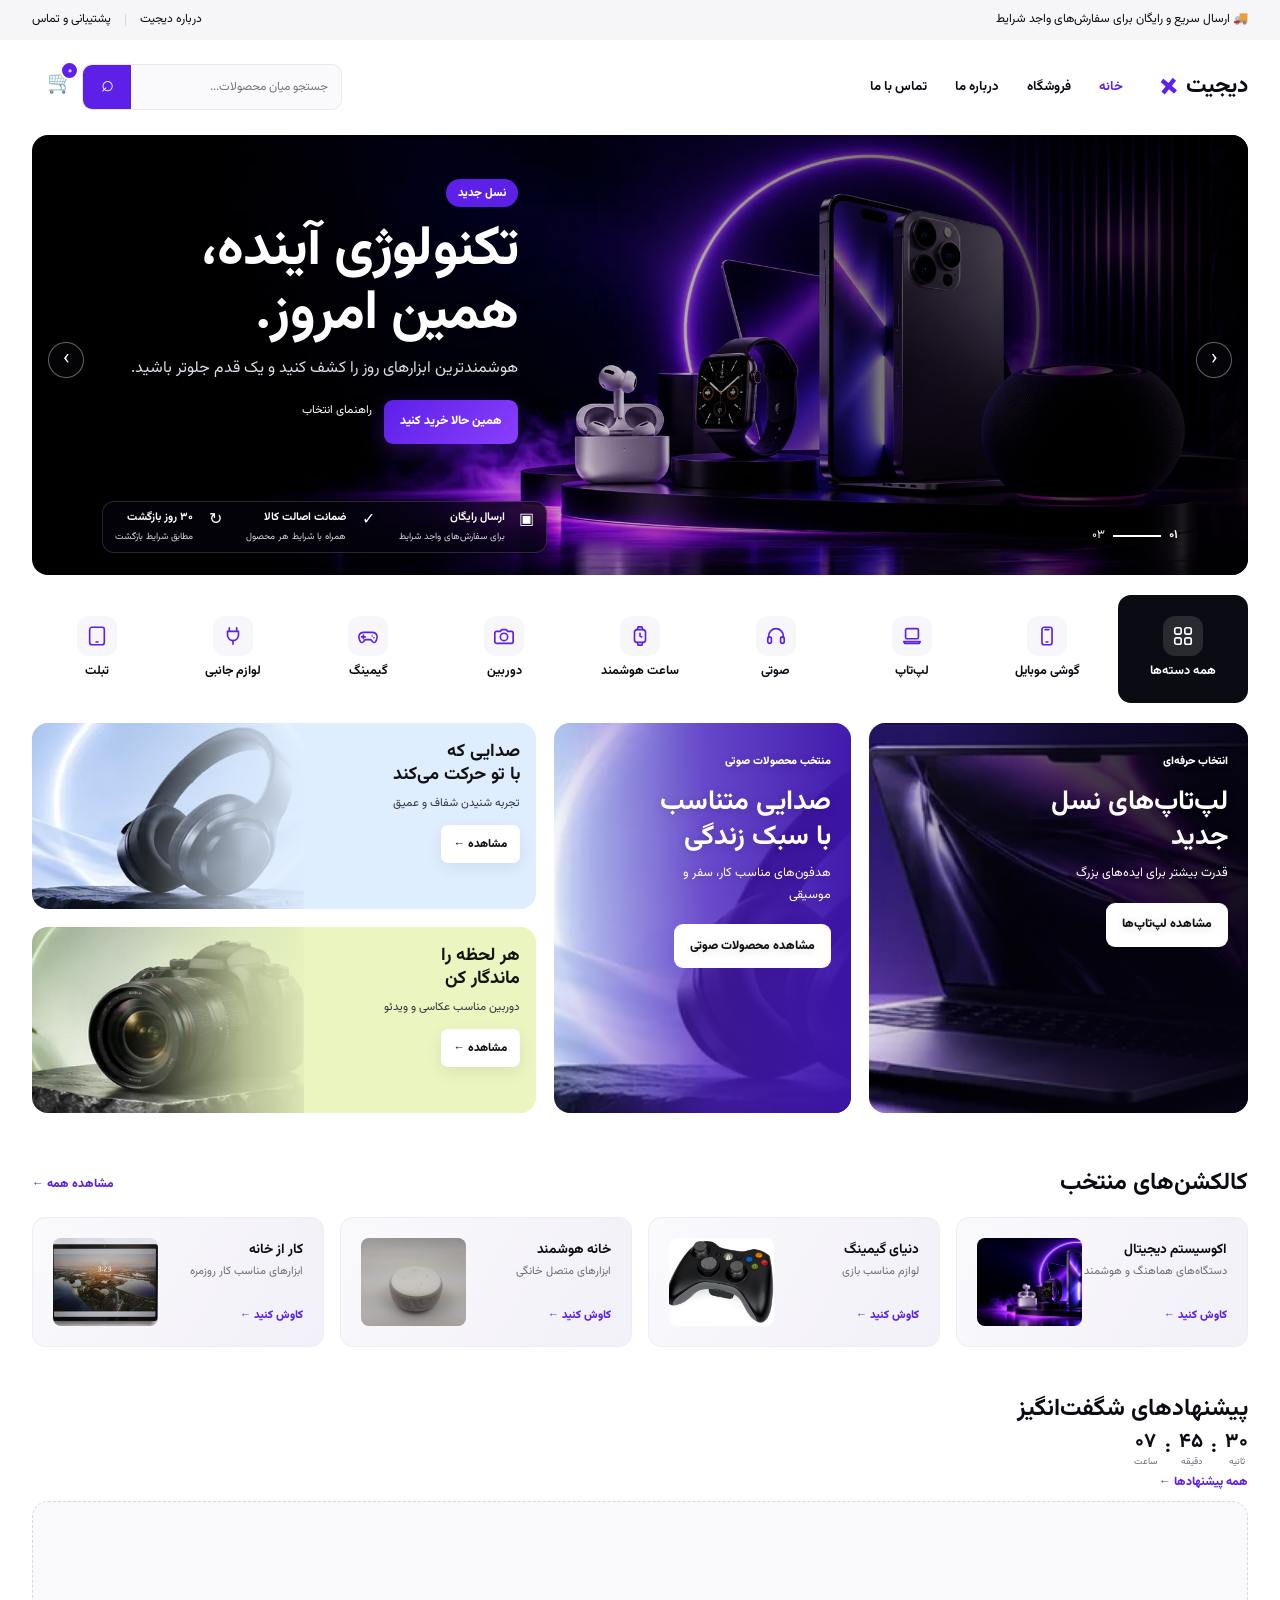
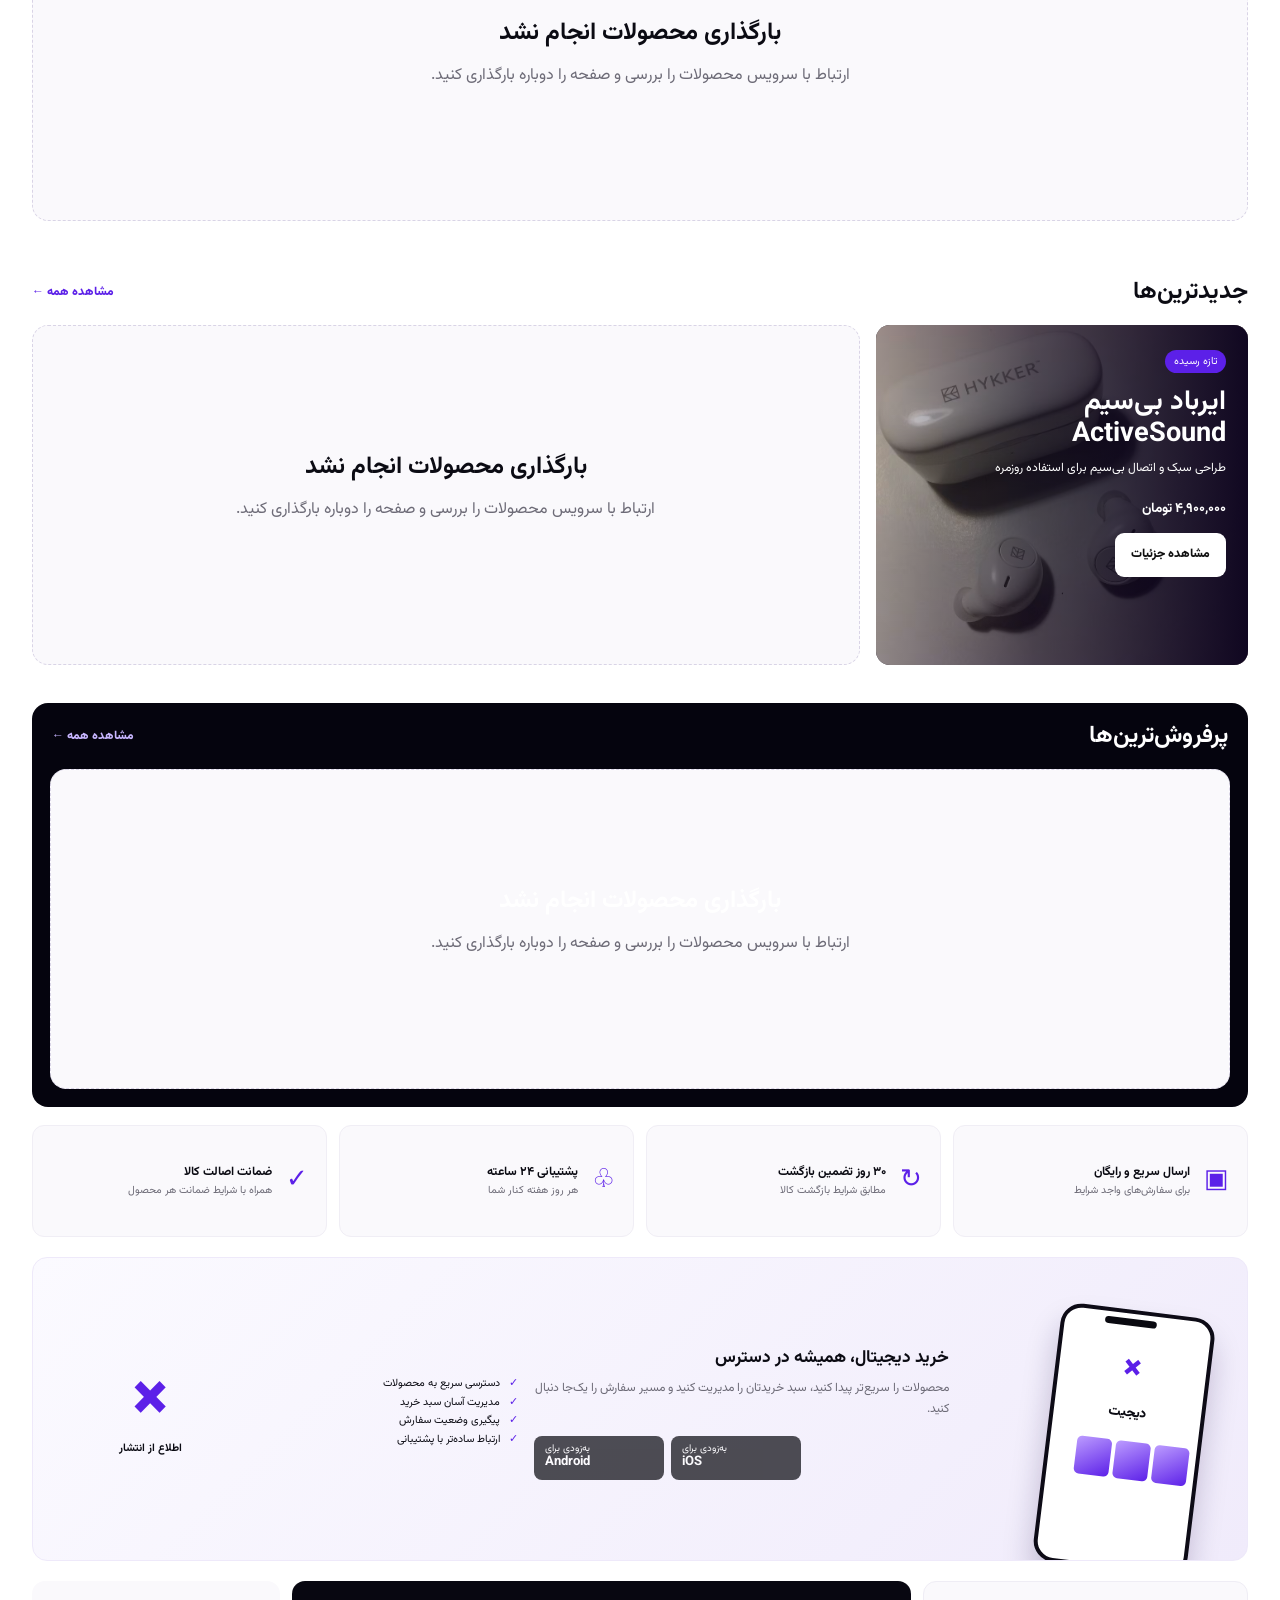
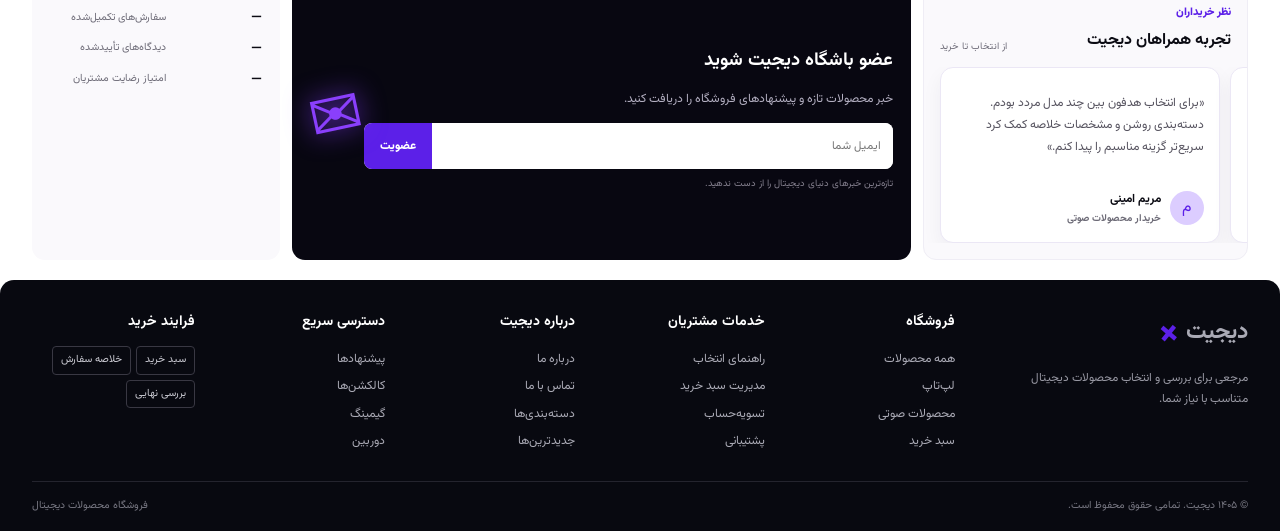
<file: index.html>
<!doctype html>
<html lang="fa" dir="rtl">
<head>
  <meta charset="utf-8">
  <meta name="viewport" content="width=device-width, initial-scale=1">
  <meta name="description" content="فروشگاه اینترنتی لوازم دیجیتال دیجیت؛ موبایل، لپ‌تاپ، صوتی و گجت‌های هوشمند">
  <title>دیجیت | آینده همین‌جاست</title>
  <link rel="preload" as="image" href="assets/images/hero.webp" type="image/webp" fetchpriority="high">
  <link rel="stylesheet" href="assets/css/style.css">
  <link rel="stylesheet" href="assets/css/pages.css">
</head>
<body class="home-page">
  <svg class="icon-sprite" aria-hidden="true">
    <symbol id="icon-grid" viewBox="0 0 24 24"><rect x="3" y="3" width="7" height="7" rx="2"/><rect x="14" y="3" width="7" height="7" rx="2"/><rect x="3" y="14" width="7" height="7" rx="2"/><rect x="14" y="14" width="7" height="7" rx="2"/></symbol>
    <symbol id="icon-phone" viewBox="0 0 24 24"><rect x="6.5" y="2.5" width="11" height="19" rx="2.5"/><path d="M10 5h4M11 18.5h2"/></symbol>
    <symbol id="icon-laptop" viewBox="0 0 24 24"><rect x="5" y="4" width="14" height="11" rx="1.5"/><path d="M3 18h18l-1 2H4l-1-2Z"/></symbol>
    <symbol id="icon-audio" viewBox="0 0 24 24"><path d="M4 14v-2a8 8 0 0 1 16 0v2"/><rect x="3" y="13" width="4" height="7" rx="2"/><rect x="17" y="13" width="4" height="7" rx="2"/></symbol>
    <symbol id="icon-watch" viewBox="0 0 24 24"><path d="m9 5 1-3h4l1 3M9 19l1 3h4l1-3"/><rect x="6" y="5" width="12" height="14" rx="3"/><path d="M12 9v3l2 1"/></symbol>
    <symbol id="icon-camera" viewBox="0 0 24 24"><path d="M4 7h4l1.5-2h5L16 7h4a2 2 0 0 1 2 2v9a2 2 0 0 1-2 2H4a2 2 0 0 1-2-2V9a2 2 0 0 1 2-2Z"/><circle cx="12" cy="13" r="4"/></symbol>
    <symbol id="icon-game" viewBox="0 0 24 24"><path d="M7 8h10a5 5 0 0 1 4.7 6.8l-1.1 3a2 2 0 0 1-3.3.7L15 16H9l-2.3 2.5a2 2 0 0 1-3.3-.7l-1.1-3A5 5 0 0 1 7 8Z"/><path d="M7 11v4M5 13h4M16.5 12h.01M18.5 14h.01"/></symbol>
    <symbol id="icon-accessory" viewBox="0 0 24 24"><path d="M8 7V3M16 7V3M6 7h12v4a6 6 0 0 1-6 6 6 6 0 0 1-6-6V7Z"/><path d="M12 17v4"/></symbol>
    <symbol id="icon-tablet" viewBox="0 0 24 24"><rect x="4" y="2.5" width="16" height="19" rx="2.5"/><path d="M11 18.5h2"/></symbol>
  </svg>
  <div data-site-header></div>

  <main>
    <section class="hero container" aria-label="پیشنهادهای ویژه">
      <div class="hero-slides">
        <article class="hero-slide active" data-kicker="نسل جدید" data-title="تکنولوژی آینده، همین امروز." data-copy="هوشمندترین ابزارهای روز را کشف کنید و یک قدم جلوتر باشید.">
          <div class="hero-content"><span class="eyebrow">نسل جدید</span><h1>تکنولوژی آینده،<br>همین امروز.</h1><p>هوشمندترین ابزارهای روز را کشف کنید و یک قدم جلوتر باشید.</p><div class="hero-cta"><a class="btn btn--primary" href="shop.html">همین حالا خرید کنید</a><a class="watch-btn" href="about.html#buying-guide">راهنمای انتخاب</a></div></div>
        </article>
      </div>
      <button class="slider-arrow prev" aria-label="اسلاید قبلی">‹</button><button class="slider-arrow next" aria-label="اسلاید بعدی">›</button>
      <div class="hero-trust"><span>▣ <b>ارسال رایگان</b><small>برای سفارش‌های واجد شرایط</small></span><span>✓ <b>ضمانت اصالت کالا</b><small>همراه با شرایط هر محصول</small></span><span>↻ <b>۳۰ روز بازگشت</b><small>مطابق شرایط بازگشت</small></span></div>
      <div class="slide-progress"><strong id="slideNow">۰۱</strong><i></i><span id="slideTotal">۰۳</span></div>
    </section>

    <section class="categories container" id="categories" aria-label="دسته‌بندی محصولات">
      <a class="all-categories" href="shop.html"><svg aria-hidden="true"><use href="#icon-grid"></use></svg><b>همه دسته‌ها</b></a>
      <a href="shop.html?category=گوشی+موبایل"><svg aria-hidden="true"><use href="#icon-phone"></use></svg><b>گوشی موبایل</b></a>
      <a href="shop.html?category=لپ‌تاپ"><svg aria-hidden="true"><use href="#icon-laptop"></use></svg><b>لپ‌تاپ</b></a>
      <a href="shop.html?category=صوتی"><svg aria-hidden="true"><use href="#icon-audio"></use></svg><b>صوتی</b></a>
      <a href="shop.html?category=پوشیدنی+هوشمند"><svg aria-hidden="true"><use href="#icon-watch"></use></svg><b>ساعت هوشمند</b></a>
      <a href="shop.html?category=دوربین"><svg aria-hidden="true"><use href="#icon-camera"></use></svg><b>دوربین</b></a>
      <a href="shop.html?category=گیمینگ"><svg aria-hidden="true"><use href="#icon-game"></use></svg><b>گیمینگ</b></a>
      <a href="shop.html"><svg aria-hidden="true"><use href="#icon-accessory"></use></svg><b>لوازم جانبی</b></a>
      <a href="shop.html?category=تبلت"><svg aria-hidden="true"><use href="#icon-tablet"></use></svg><b>تبلت</b></a>
    </section>

    <section class="promo-grid container" aria-label="پیشنهادهای منتخب">
      <article class="promo promo--laptop"><img src="assets/images/laptop(1).webp" alt="لپ‌تاپ حرفه‌ای" width="706" height="249" loading="lazy" decoding="async"><div><small>انتخاب حرفه‌ای</small><h2>لپ‌تاپ‌های نسل جدید</h2><p>قدرت بیشتر برای ایده‌های بزرگ</p><a class="btn btn--light" href="shop.html?category=لپ‌تاپ">مشاهده لپ‌تاپ‌ها</a></div></article>
      <article class="promo promo--headphone"><img src="assets/images/headphones(1).webp" alt="هدفون بی‌سیم" width="710" height="249" loading="lazy" decoding="async"><div><small>منتخب محصولات صوتی</small><h2>صدایی متناسب با سبک زندگی</h2><p>هدفون‌های مناسب کار، سفر و موسیقی</p><a class="btn btn--light" href="shop.html?category=صوتی">مشاهده محصولات صوتی</a></div></article>
      <div class="promo-stack">
        <article class="promo promo--wide blue"><img src="assets/images/headphones(1).webp" alt="هدفون حرفه‌ای" width="710" height="249" loading="lazy" decoding="async"><div><h3>صدایی که<br>با تو حرکت می‌کند</h3><p>تجربه شنیدن شفاف و عمیق</p><a href="shop.html?category=صوتی">مشاهده ←</a></div></article>
        <article class="promo promo--wide green"><img src="assets/images/camera(1).webp" alt="دوربین حرفه‌ای" width="706" height="249" loading="lazy" decoding="async"><div><h3>هر لحظه را<br>ماندگار کن</h3><p>دوربین مناسب عکاسی و ویدئو</p><a href="shop.html?category=دوربین">مشاهده ←</a></div></article>
      </div>
    </section>

    <section class="section container featured" id="brands">
      <div class="section-head"><h2>کالکشن‌های منتخب</h2><a href="shop.html">مشاهده همه ←</a></div>
      <div class="collection-grid">
        <a href="shop.html"><span><b>اکوسیستم دیجیتال</b><small>دستگاه‌های هماهنگ و هوشمند</small><em>کاوش کنید ←</em></span><picture><img src="assets/images/hero.webp" alt="مجموعه دستگاه‌های دیجیتال" width="2172" height="724" loading="lazy" decoding="async"></picture></a>
        <a href="shop.html?category=گیمینگ"><span><b>دنیای گیمینگ</b><small>لوازم مناسب بازی</small><em>کاوش کنید ←</em></span><picture><source srcset="assets/images/collections/gaming.avif" type="image/avif"><img src="assets/images/collections/gaming.webp" alt="کنترلر بازی مشکی" width="800" height="600" loading="lazy" decoding="async"></picture></a>
        <a href="shop.html?category=خانه+هوشمند"><span><b>خانه هوشمند</b><small>ابزارهای متصل خانگی</small><em>کاوش کنید ←</em></span><picture><source srcset="assets/images/collections/smart-home.avif" type="image/avif"><img src="assets/images/collections/smart-home.webp" alt="اسپیکر خانه هوشمند" width="800" height="600" loading="lazy" decoding="async"></picture></a>
        <a href="shop.html?category=لپ‌تاپ"><span><b>کار از خانه</b><small>ابزارهای مناسب کار روزمره</small><em>کاوش کنید ←</em></span><picture><source srcset="assets/images/collections/workspace.avif" type="image/avif"><img src="assets/images/collections/workspace.webp" alt="لپ‌تاپ مناسب فضای کار" width="800" height="600" loading="lazy" decoding="async"></picture></a>
      </div>
    </section>

    <section class="section container" id="deals">
      <div class="section-head deals-head"><h2>پیشنهادهای شگفت‌انگیز</h2><div class="countdown" aria-label="زمان باقی‌مانده"><span><b id="hours">۰۷</b><small>ساعت</small></span><i>:</i><span><b id="minutes">۴۵</b><small>دقیقه</small></span><i>:</i><span><b id="seconds">۳۲</b><small>ثانیه</small></span></div><a href="shop.html">همه پیشنهادها ←</a></div>
      <div class="product-grid" id="dealProducts"></div>
    </section>

    <section class="section container" id="new">
      <div class="section-head"><h2>جدیدترین‌ها</h2><a href="shop.html">مشاهده همه ←</a></div>
      <div class="new-grid"><article class="new-banner"><picture><source srcset="assets/images/new-arrival-earbuds.avif" type="image/avif"><img src="assets/images/new-arrival-earbuds.webp" alt="ایرباد بی‌سیم ActiveSound" width="900" height="900" loading="lazy" decoding="async"></picture><div><span>تازه رسیده</span><h2>ایرباد بی‌سیم<br>ActiveSound</h2><p>طراحی سبک و اتصال بی‌سیم برای استفاده روزمره</p><strong>۴,۹۰۰,۰۰۰ تومان</strong><a class="btn btn--light" href="product.html?id=8">مشاهده جزئیات</a></div></article><div class="product-grid" id="newProducts"></div></div>
    </section>

    <section class="section best container">
      <div class="section-head section-head--light"><h2>پرفروش‌ترین‌ها</h2><a href="shop.html">مشاهده همه ←</a></div><div class="best-grid" id="bestProducts"></div>
    </section>

    <section class="benefits container" aria-label="مزایای خرید">
      <article><i>▣</i><span><b>ارسال سریع و رایگان</b><small>برای سفارش‌های واجد شرایط</small></span></article>
      <article><i>↻</i><span><b>۳۰ روز تضمین بازگشت</b><small>مطابق شرایط بازگشت کالا</small></span></article>
      <article><i>♧</i><span><b>پشتیبانی ۲۴ ساعته</b><small>هر روز هفته کنار شما</small></span></article>
      <article><i>✓</i><span><b>ضمانت اصالت کالا</b><small>همراه با شرایط ضمانت هر محصول</small></span></article>
    </section>

    <section class="app-promo container" aria-labelledby="appTitle">
      <div class="phone-mock" aria-hidden="true"><span class="notch"></span><div class="mock-logo">×</div><small>دیجیت</small><div class="mock-cards"><i></i><i></i><i></i></div></div>
      <div class="app-copy"><h2 id="appTitle">خرید دیجیتال، همیشه در دسترس</h2><p>محصولات را سریع‌تر پیدا کنید، سبد خریدتان را مدیریت کنید و مسیر سفارش را یک‌جا دنبال کنید.</p><div class="store-buttons"><span aria-disabled="true">به‌زودی برای<br><b>Android</b></span><span aria-disabled="true">به‌زودی برای<br><b>iOS</b></span></div></div>
      <ul><li>دسترسی سریع به محصولات</li><li>مدیریت آسان سبد خرید</li><li>پیگیری وضعیت سفارش</li><li>ارتباط ساده‌تر با پشتیبانی</li></ul>
      <div class="qr app-release" aria-label="اطلاع‌رسانی انتشار اپلیکیشن"><div>×</div><b>اطلاع از انتشار</b></div>
    </section>

    <section class="community container">
      <section class="testimonials" aria-labelledby="testimonialsTitle">
        <header class="testimonials-head"><div><span>نظر خریداران</span><h2 id="testimonialsTitle">تجربه همراهان دیجیت</h2></div><small>از انتخاب تا خرید</small></header>
        <div class="testimonial-viewport" tabindex="0" aria-label="نظرات مشتریان؛ برای مرور افقی بکشید">
          <div class="testimonial-track" role="list">
            <article class="testimonial-card" role="listitem"><blockquote>«برای انتخاب هدفون بین چند مدل مردد بودم. دسته‌بندی روشن و مشخصات خلاصه کمک کرد سریع‌تر گزینه مناسبم را پیدا کنم.»</blockquote><div class="person"><i>م</i><b>مریم امینی<small>خریدار محصولات صوتی</small></b></div></article>
            <article class="testimonial-card" role="listitem"><blockquote>«تصاویر محصول واضح بود و اطلاعات فنی همان چیزهایی را پوشش می‌داد که برای مقایسه لپ‌تاپ‌ها نیاز داشتم.»</blockquote><div class="person"><i>ع</i><b>علی رضایی<small>خریدار لپ‌تاپ</small></b></div></article>
            <article class="testimonial-card" role="listitem"><blockquote>«در موبایل هم فیلترها و سبد خرید روان کار می‌کردند. تغییر تعداد کالا و مرور دوباره سفارش ساده و بدون سردرگمی بود.»</blockquote><div class="person"><i>س</i><b>سارا نیک‌پی<small>خریدار لوازم دیجیتال</small></b></div></article>
            <article class="testimonial-card" role="listitem"><blockquote>«برای بررسی دوربین، مشخصات کلیدی و محصولات مرتبط کنار هم قرار داشتند و مسیر انتخاب را برایم کوتاه‌تر کردند.»</blockquote><div class="person"><i>ک</i><b>کیوان شریفی<small>خریدار دوربین</small></b></div></article>
          </div>
        </div>
      </section>
      <article class="newsletter"><div><h2>عضو باشگاه دیجیت شوید</h2><p>خبر محصولات تازه و پیشنهادهای فروشگاه را دریافت کنید.</p><form id="newsletterForm"><input name="email" type="email" required maxlength="190" autocomplete="email" inputmode="email" placeholder="ایمیل شما" aria-label="ایمیل"><button type="submit">عضویت</button></form><small id="newsletterResult" role="status" aria-live="polite">تازه‌ترین خبرهای دنیای دیجیتال را از دست ندهید.</small></div><div class="mail-art" aria-hidden="true">✉</div></article>
      <article class="stats" aria-label="آمار فروشگاه"><p><b>—</b><span>سفارش‌های تکمیل‌شده</span></p><p><b>—</b><span>دیدگاه‌های تأییدشده</span></p><p><b>—</b><span>امتیاز رضایت مشتریان</span></p></article>
    </section>
  </main>

  <div data-site-footer></div>

  <div class="overlay"></div><div class="toast" role="status" aria-live="polite"></div>
  <script src="assets/js/catalog.js"></script>
  <script src="assets/js/main.js"></script>
</body>
</html>
</file>
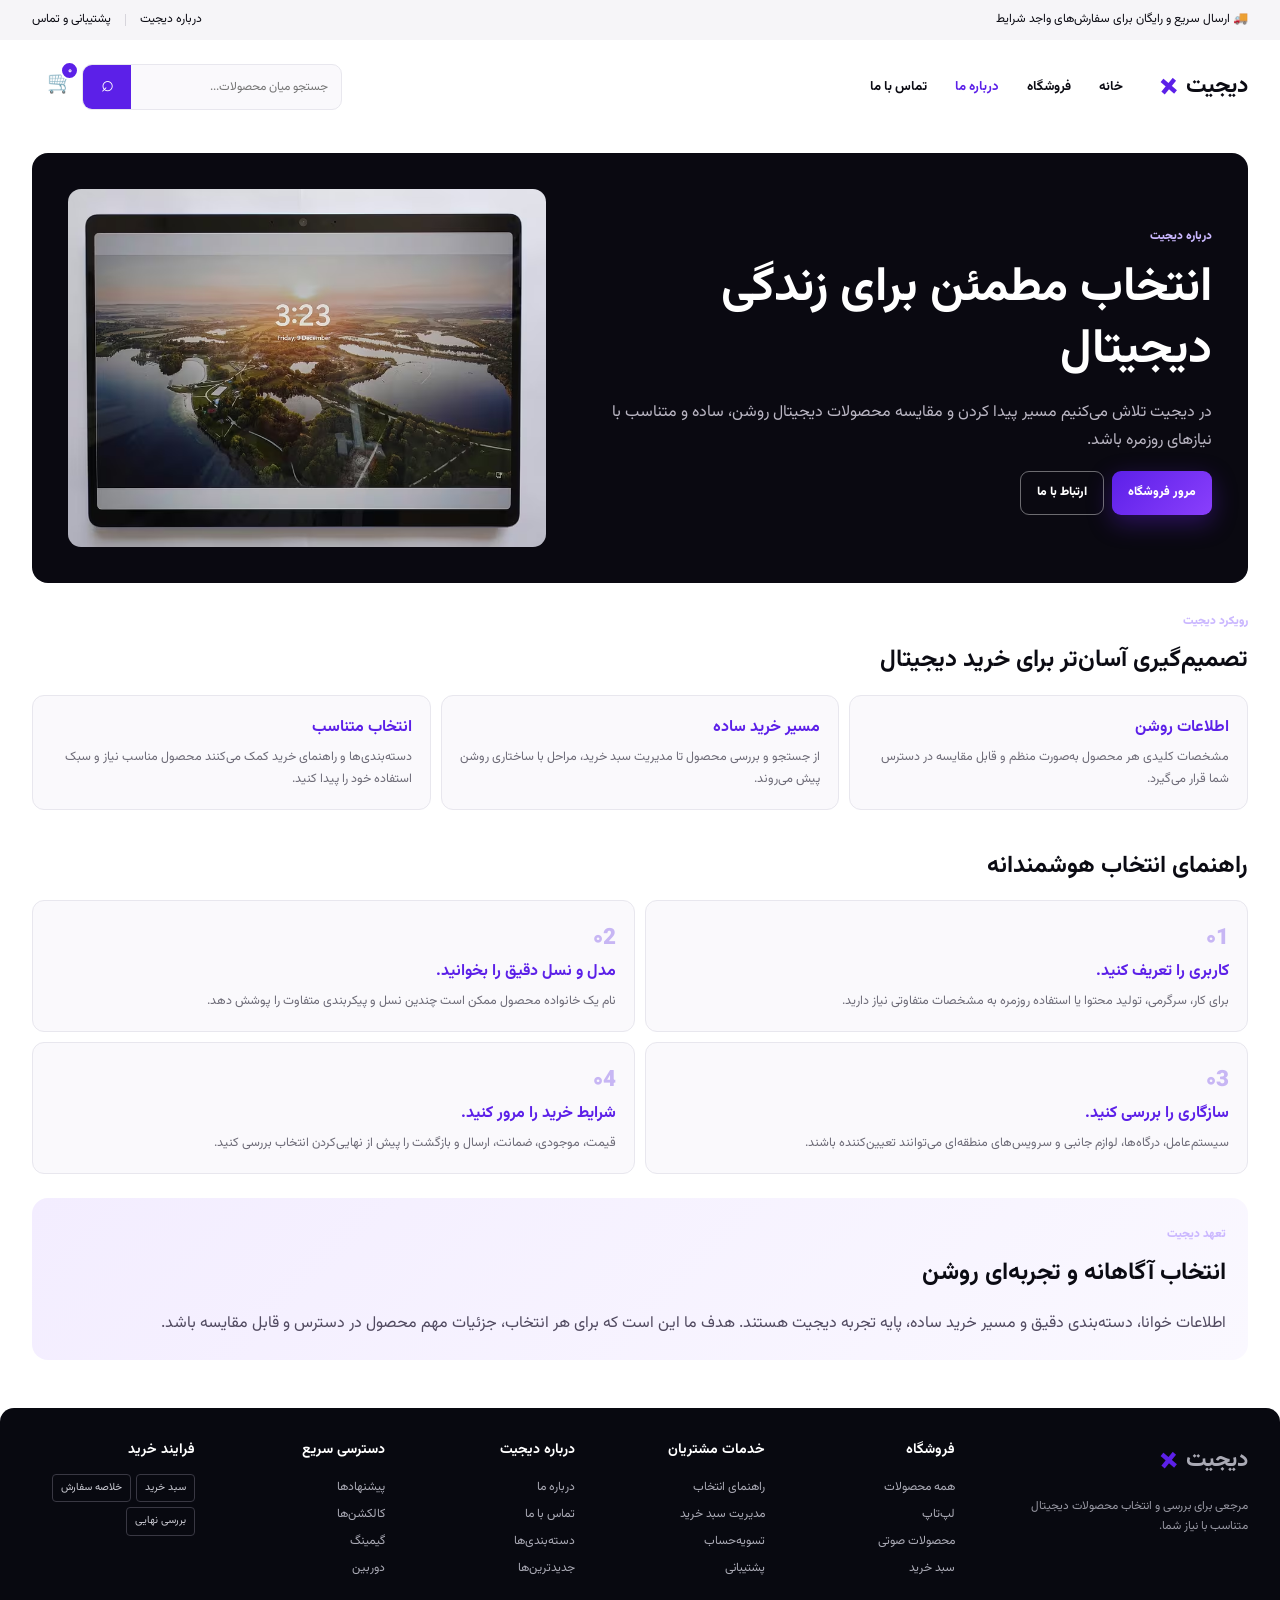
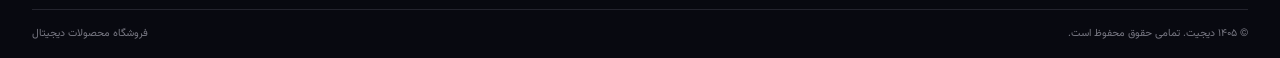
<file: about.html>
<!doctype html>
<html lang="fa" dir="rtl">
<head><meta charset="utf-8"><meta name="viewport" content="width=device-width, initial-scale=1"><meta name="description" content="درباره فروشگاه دیجیت و رویکرد آن به انتخاب محصولات دیجیتال"><title>درباره ما | دیجیت</title><link rel="stylesheet" href="assets/css/style.css"><link rel="stylesheet" href="assets/css/pages.css"></head>
<body data-page="about">
  <div data-site-header></div>
  <main class="page-main"><section class="about-hero container"><div><span>درباره دیجیت</span><h1>انتخاب مطمئن برای زندگی دیجیتال</h1><p>در دیجیت تلاش می‌کنیم مسیر پیدا کردن و مقایسه محصولات دیجیتال روشن، ساده و متناسب با نیازهای روزمره باشد.</p><div class="hero-cta"><a class="btn btn--primary" href="shop.html">مرور فروشگاه</a><a class="btn btn--outline" href="contact.html">ارتباط با ما</a></div></div><picture><source srcset="assets/images/collections/workspace.avif" type="image/avif"><img src="assets/images/collections/workspace.webp" alt="فضای کار دیجیتال" width="800" height="600" loading="lazy" decoding="async"></picture></section>
    <section class="content-block container"><div><span>رویکرد دیجیت</span><h2>تصمیم‌گیری آسان‌تر برای خرید دیجیتال</h2></div><div class="value-grid"><article><b>اطلاعات روشن</b><p>مشخصات کلیدی هر محصول به‌صورت منظم و قابل مقایسه در دسترس شما قرار می‌گیرد.</p></article><article><b>مسیر خرید ساده</b><p>از جستجو و بررسی محصول تا مدیریت سبد خرید، مراحل با ساختاری روشن پیش می‌روند.</p></article><article><b>انتخاب متناسب</b><p>دسته‌بندی‌ها و راهنمای خرید کمک می‌کنند محصول مناسب نیاز و سبک استفاده خود را پیدا کنید.</p></article></div></section>
    <section class="buying-guide-page container" id="buying-guide"><div class="section-head"><h2>راهنمای انتخاب هوشمندانه</h2></div><ol><li><b>کاربری را تعریف کنید.</b><p>برای کار، سرگرمی، تولید محتوا یا استفاده روزمره به مشخصات متفاوتی نیاز دارید.</p></li><li><b>مدل و نسل دقیق را بخوانید.</b><p>نام یک خانواده محصول ممکن است چندین نسل و پیکربندی متفاوت را پوشش دهد.</p></li><li><b>سازگاری را بررسی کنید.</b><p>سیستم‌عامل، درگاه‌ها، لوازم جانبی و سرویس‌های منطقه‌ای می‌توانند تعیین‌کننده باشند.</p></li><li><b>شرایط خرید را مرور کنید.</b><p>قیمت، موجودی، ضمانت، ارسال و بازگشت را پیش از نهایی‌کردن انتخاب بررسی کنید.</p></li></ol></section>
    <section class="demo-policy container" id="service-standards"><span>تعهد دیجیت</span><h2>انتخاب آگاهانه و تجربه‌ای روشن</h2><p>اطلاعات خوانا، دسته‌بندی دقیق و مسیر خرید ساده، پایه تجربه دیجیت هستند. هدف ما این است که برای هر انتخاب، جزئیات مهم محصول در دسترس و قابل مقایسه باشد.</p></section>
  </main>
  <div data-site-footer></div>
  <div class="overlay"></div><div class="toast" role="status"></div><script src="assets/js/catalog.js"></script><script src="assets/js/main.js"></script>
</body></html>
</file>
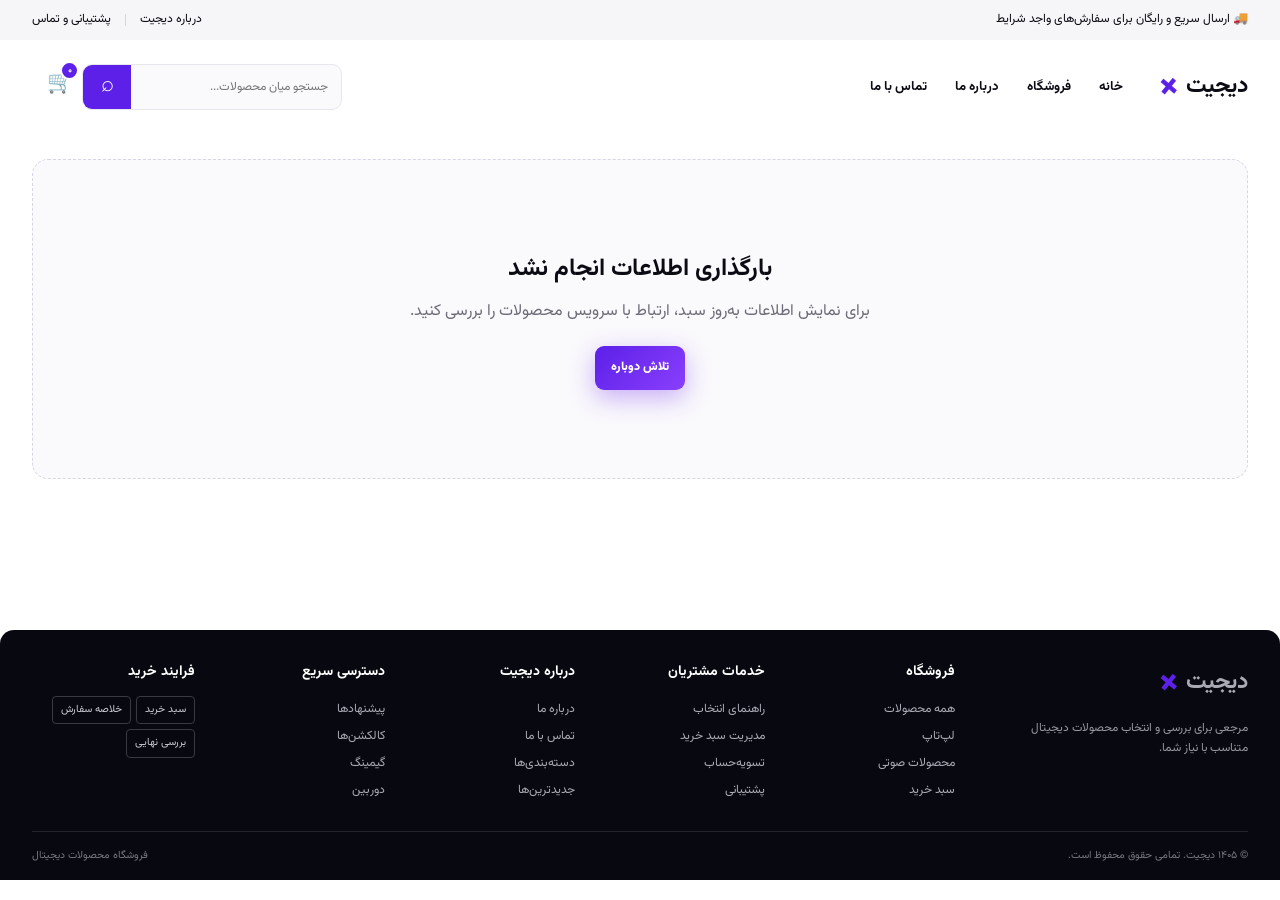
<file: cart.html>
<!doctype html>
<html lang="fa" dir="rtl">
<head><meta charset="utf-8"><meta name="viewport" content="width=device-width, initial-scale=1"><meta name="description" content="مدیریت اقلام و تعداد محصولات در سبد خرید دیجیت"><title>سبد خرید | دیجیت</title><link rel="stylesheet" href="assets/css/style.css"><link rel="stylesheet" href="assets/css/pages.css"></head>
<body data-page="cart">
  <div data-site-header></div>
  <main class="page-main"><section class="container cart-page" id="cartPage"></section></main>
  <div data-site-footer></div>
  <div class="overlay"></div><div class="toast" role="status" aria-live="polite"></div><script src="assets/js/catalog.js"></script><script src="assets/js/main.js"></script><script src="assets/js/pages.js"></script>
</body></html>
</file>
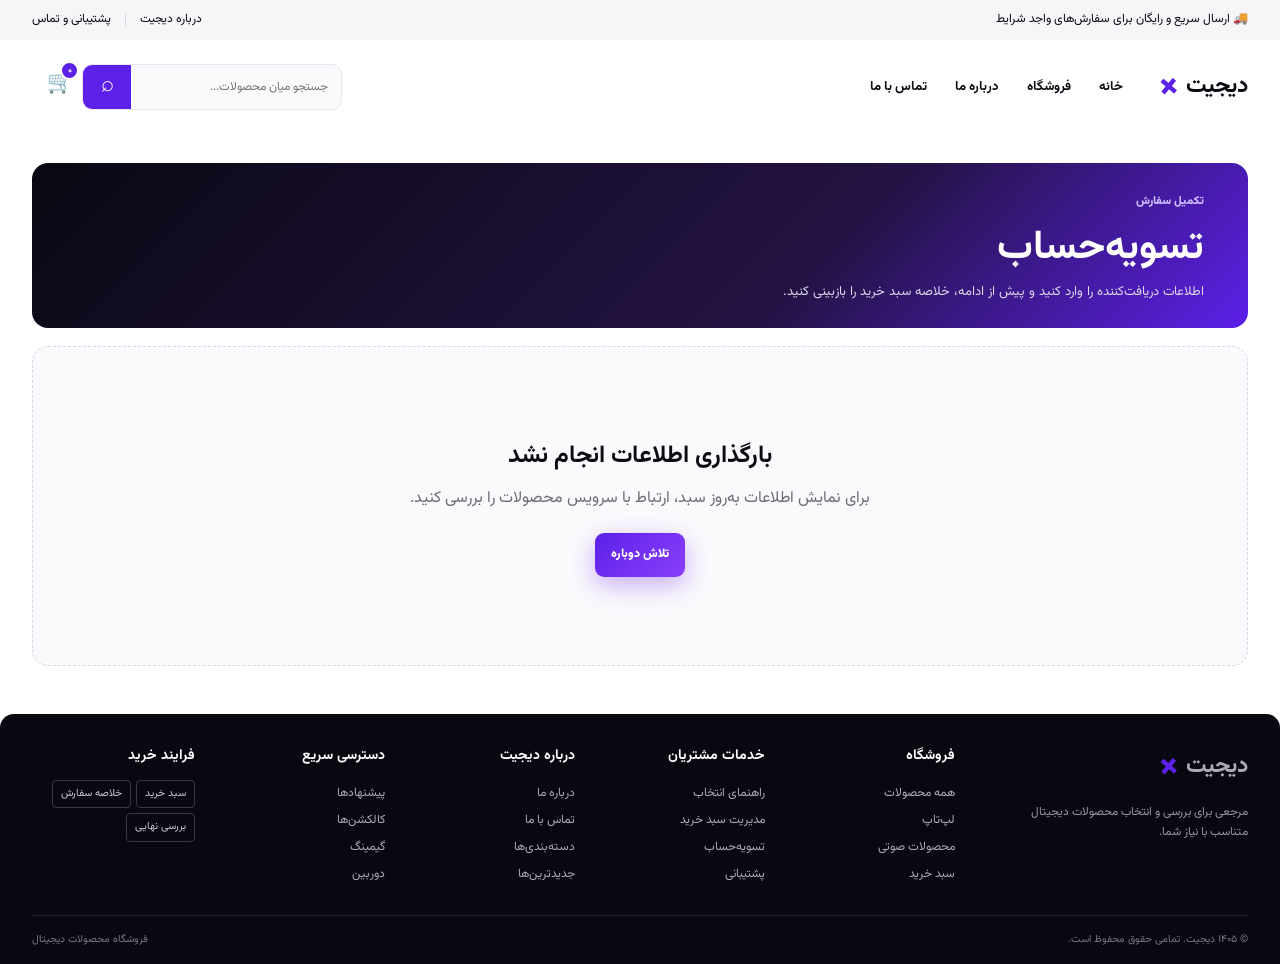
<file: checkout.html>
<!doctype html>
<html lang="fa" dir="rtl">
<head><meta charset="utf-8"><meta name="viewport" content="width=device-width, initial-scale=1"><meta name="description" content="تکمیل اطلاعات دریافت‌کننده و مرور خلاصه سفارش در فروشگاه دیجیت"><title>تسویه‌حساب | دیجیت</title><link rel="stylesheet" href="assets/css/style.css"><link rel="stylesheet" href="assets/css/pages.css"></head>
<body data-page="checkout">
  <div data-site-header></div>
  <main class="page-main"><section class="page-hero container compact"><span>تکمیل سفارش</span><h1>تسویه‌حساب</h1><p>اطلاعات دریافت‌کننده را وارد کنید و پیش از ادامه، خلاصه سبد خرید را بازبینی کنید.</p></section><div class="checkout-layout container"><form class="checkout-form" id="checkoutForm"><div class="form-head"><h2>اطلاعات دریافت‌کننده</h2><p>فیلدهای ستاره‌دار الزامی‌اند.</p></div><div class="form-grid"><label>نام و نام خانوادگی *<input name="name" required minlength="3" autocomplete="name"></label><label>شماره موبایل *<input id="checkoutPhone" name="phone" required inputmode="tel" autocomplete="tel" placeholder="09123456789"></label><label>ایمیل<input name="email" type="email" autocomplete="email"></label><label>شهر *<input name="city" required minlength="2" autocomplete="address-level2"></label><label class="full">نشانی *<textarea name="address" required minlength="10" rows="4" autocomplete="street-address"></textarea></label><label>کد پستی<input name="postal" inputmode="numeric" pattern="[0-9۰-۹]{10}" title="کد پستی ۱۰ رقمی"></label></div><div class="form-disclaimer"><b>یادآوری:</b> پیش از ادامه، شماره تماس و نشانی دریافت را با دقت بررسی کنید.</div><button class="btn btn--primary" type="submit">بررسی اطلاعات سفارش</button></form><aside class="checkout-summary" id="checkoutSummary"></aside><section class="success-panel" id="checkoutSuccess" hidden><span>✓</span><h2>اطلاعات سفارش آماده است</h2><p>اطلاعات دریافت‌کننده بررسی شد. می‌توانید برای اصلاح اقلام به سبد خرید بازگردید یا محصولات بیشتری ببینید.</p><div><a class="btn btn--primary" href="shop.html">بازگشت به فروشگاه</a><a class="text-link" href="cart.html">مشاهده سبد خرید</a></div></section></div></main>
  <div data-site-footer></div>
  <div class="overlay"></div><div class="toast" role="status"></div><script src="assets/js/catalog.js"></script><script src="assets/js/main.js"></script><script src="assets/js/pages.js"></script>
</body></html>
</file>
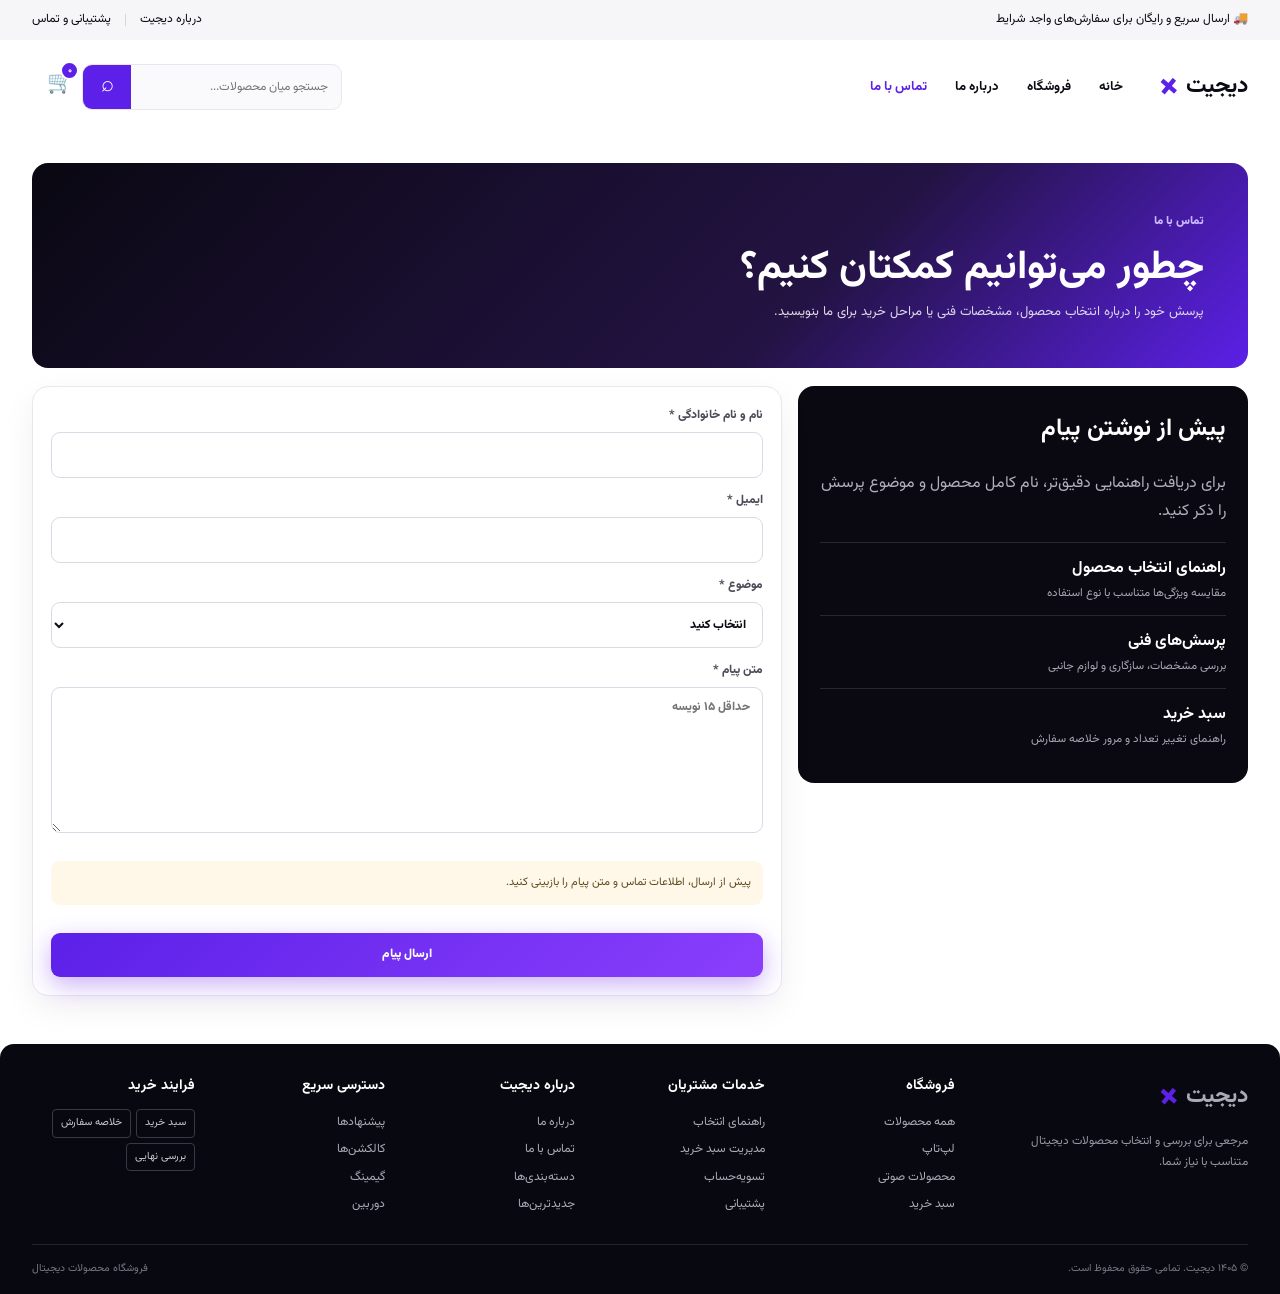
<file: contact.html>
<!doctype html>
<html lang="fa" dir="rtl">
<head><meta charset="utf-8"><meta name="viewport" content="width=device-width, initial-scale=1"><meta name="description" content="ارتباط با فروشگاه دیجیت و دریافت راهنمایی برای انتخاب محصولات دیجیتال"><title>تماس با ما | دیجیت</title><link rel="stylesheet" href="assets/css/style.css"><link rel="stylesheet" href="assets/css/pages.css"></head>
<body data-page="contact">
  <div data-site-header></div>
  <main class="page-main"><section class="page-hero container"><span>تماس با ما</span><h1>چطور می‌توانیم کمکتان کنیم؟</h1><p>پرسش خود را درباره انتخاب محصول، مشخصات فنی یا مراحل خرید برای ما بنویسید.</p></section><section class="contact-layout container"><aside class="contact-info"><h2>پیش از نوشتن پیام</h2><p>برای دریافت راهنمایی دقیق‌تر، نام کامل محصول و موضوع پرسش را ذکر کنید.</p><div><b>راهنمای انتخاب محصول</b><span>مقایسه ویژگی‌ها متناسب با نوع استفاده</span></div><div><b>پرسش‌های فنی</b><span>بررسی مشخصات، سازگاری و لوازم جانبی</span></div><div><b>سبد خرید</b><span>راهنمای تغییر تعداد و مرور خلاصه سفارش</span></div></aside><form class="contact-form" id="contactForm"><label>نام و نام خانوادگی *<input name="name" required minlength="3" maxlength="100" autocomplete="name"></label><label>ایمیل *<input name="email" type="email" required maxlength="190" autocomplete="email" inputmode="email"></label><label>موضوع *<select name="subject" required><option value="">انتخاب کنید</option><option value="product_guidance">راهنمای انتخاب محصول</option><option value="product_specs">پرسش درباره مشخصات</option><option value="cart_support">راهنمای سبد خرید</option></select></label><label>متن پیام *<textarea name="message" required minlength="15" maxlength="2000" rows="6" placeholder="حداقل ۱۵ نویسه"></textarea></label><label class="form-honeypot" aria-hidden="true">وب‌سایت<input name="website" tabindex="-1" autocomplete="off"></label><p class="form-disclaimer">پیش از ارسال، اطلاعات تماس و متن پیام را بازبینی کنید.</p><button class="btn btn--primary" type="submit">ارسال پیام</button><div class="inline-result" id="contactResult" role="status" aria-live="polite" hidden><b></b><span></span></div></form></section></main>
  <div data-site-footer></div>
  <div class="overlay"></div><div class="toast" role="status"></div><script src="assets/js/catalog.js"></script><script src="assets/js/main.js"></script><script src="assets/js/pages.js"></script>
</body></html>
</file>
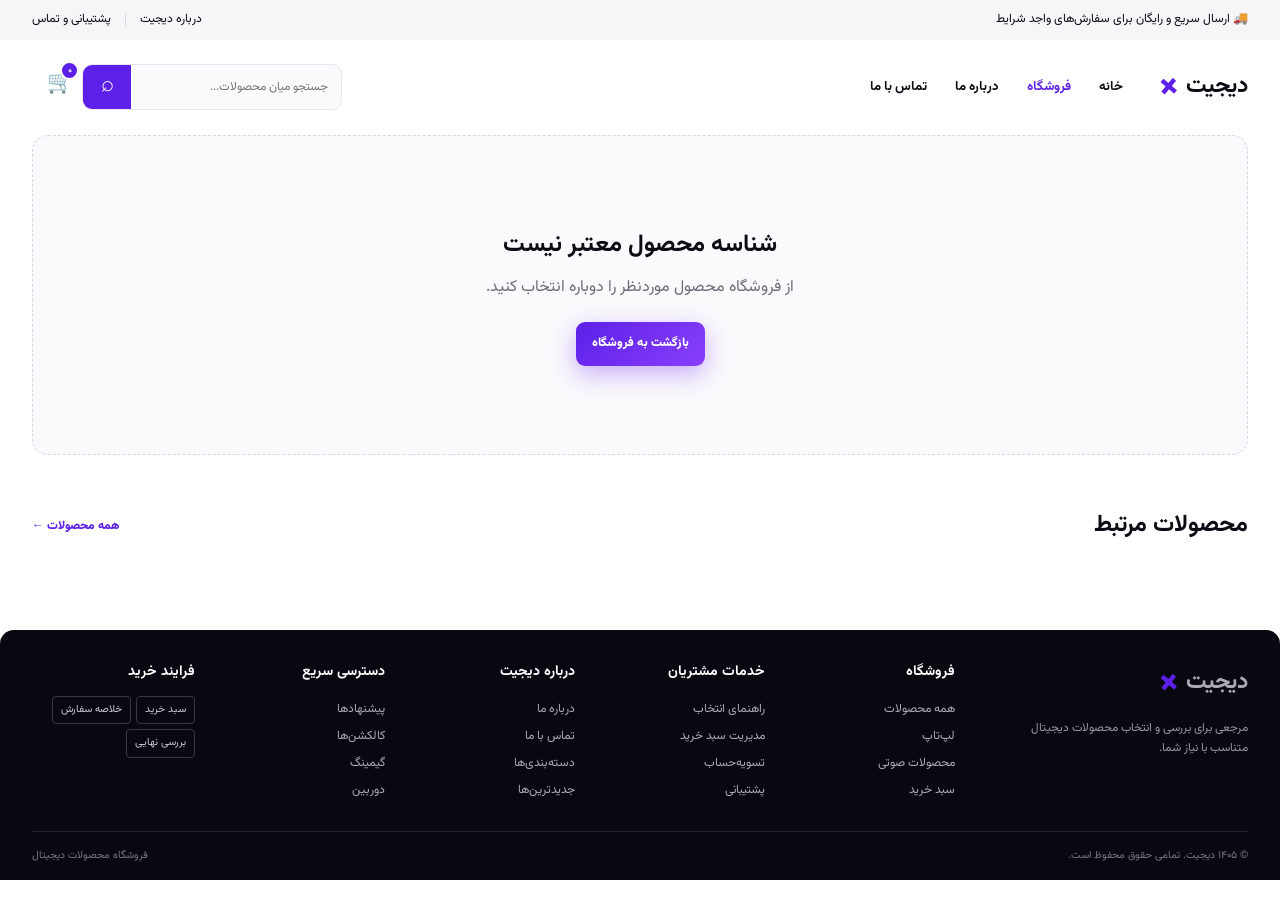
<file: product.html>
<!doctype html>
<html lang="fa" dir="rtl">
<head><meta charset="utf-8"><meta name="viewport" content="width=device-width, initial-scale=1"><meta name="description" content="مشخصات فنی، تصاویر و جزئیات محصولات فروشگاه دیجیت"><title>جزئیات محصول | دیجیت</title><link rel="stylesheet" href="assets/css/style.css"><link rel="stylesheet" href="assets/css/pages.css"></head>
<body data-page="product">
  <div data-site-header></div>
  <main class="page-main"><article class="container product-detail" id="productDetail"></article><section class="section container"><div class="section-head"><h2>محصولات مرتبط</h2><a href="shop.html">همه محصولات ←</a></div><div class="product-grid related-grid" id="relatedProducts"></div></section></main>
  <div data-site-footer></div>
  <div class="overlay"></div><div class="toast" role="status" aria-live="polite"></div><script src="assets/js/catalog.js"></script><script src="assets/js/main.js"></script><script src="assets/js/pages.js"></script>
</body></html>
</file>
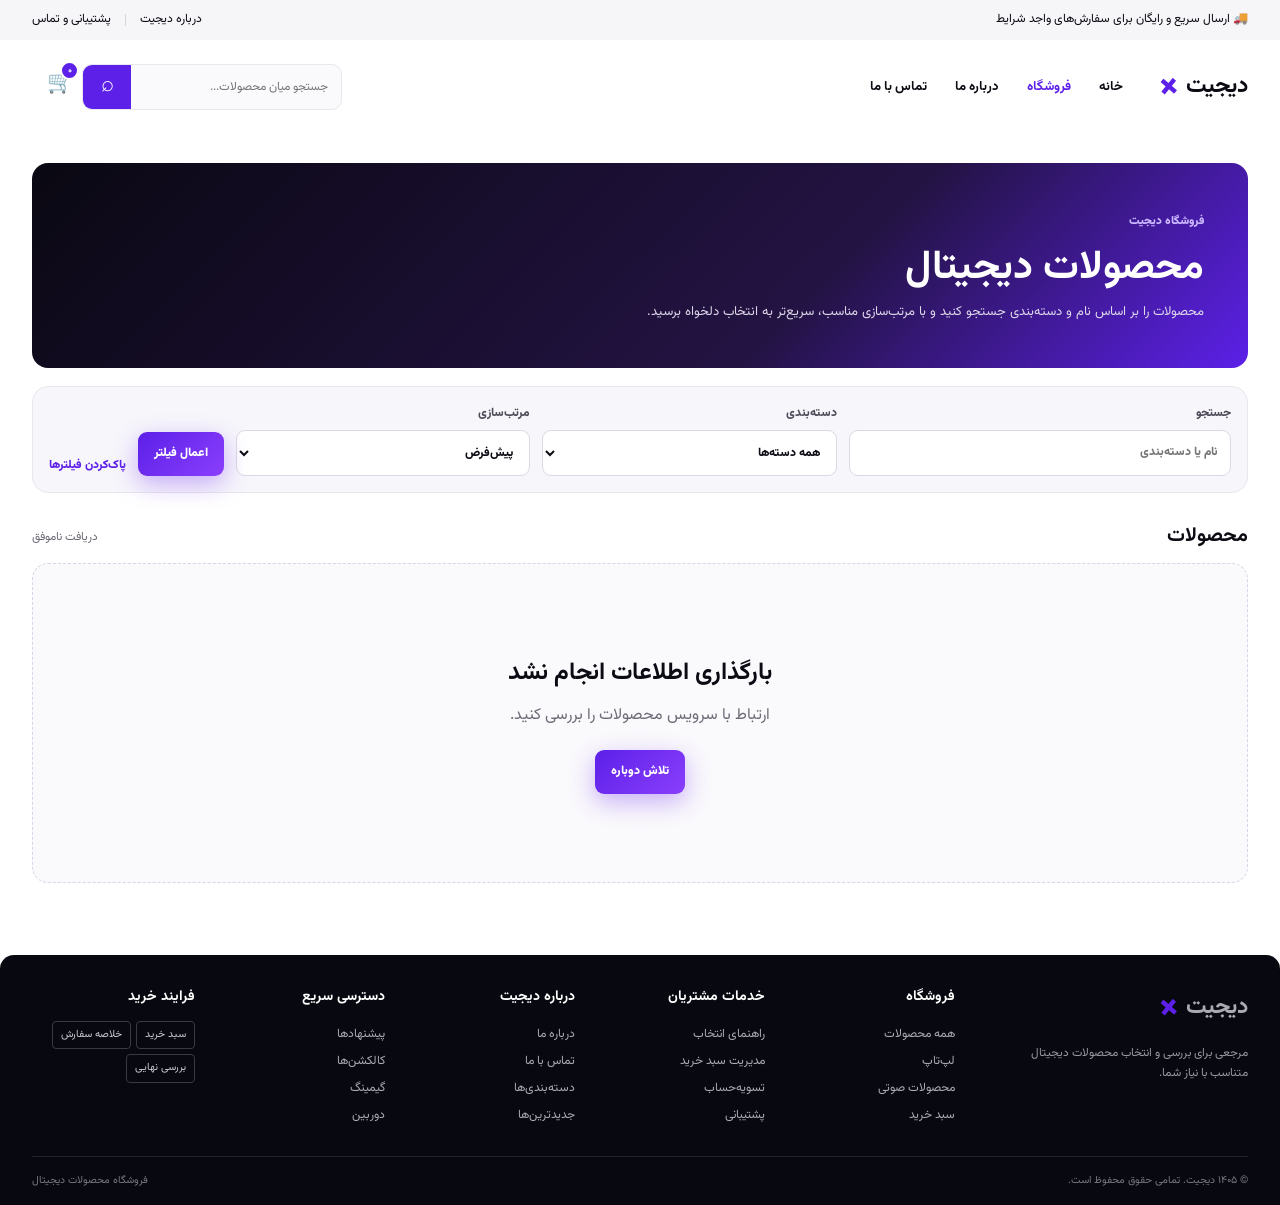
<file: shop.html>
<!doctype html>
<html lang="fa" dir="rtl">
<head>
  <meta charset="utf-8"><meta name="viewport" content="width=device-width, initial-scale=1">
  <meta name="description" content="فروشگاه دیجیت؛ جستجو، فیلتر و مرتب‌سازی محصولات دیجیتال">
  <title>فروشگاه | دیجیت</title><link rel="stylesheet" href="assets/css/style.css"><link rel="stylesheet" href="assets/css/pages.css">
</head>
<body data-page="shop">
  <div data-site-header></div>
  <main class="page-main">
    <section class="page-hero container"><span>فروشگاه دیجیت</span><h1>محصولات دیجیتال</h1><p>محصولات را بر اساس نام و دسته‌بندی جستجو کنید و با مرتب‌سازی مناسب، سریع‌تر به انتخاب دلخواه برسید.</p></section>
    <section class="shop-layout container">
      <form class="filter-panel" action="shop.html" method="get"><label>جستجو<input id="shopSearch" name="q" type="search" placeholder="نام یا دسته‌بندی"></label><label>دسته‌بندی<select id="categoryFilter" name="category"><option value="">همه دسته‌ها</option><option>گوشی موبایل</option><option>لپ‌تاپ</option><option>صوتی</option><option>پوشیدنی هوشمند</option><option>خانه هوشمند</option><option>دوربین</option><option>تبلت</option><option>تصویربرداری هوایی</option><option>گیمینگ</option></select></label><label>مرتب‌سازی<select id="sortFilter" name="sort"><option value="default">پیش‌فرض</option><option value="price-asc">قیمت: کم به زیاد</option><option value="price-desc">قیمت: زیاد به کم</option><option value="name">نام محصول</option></select></label><button class="btn btn--primary" type="submit">اعمال فیلتر</button><a class="filter-reset" href="shop.html">پاک‌کردن فیلترها</a></form>
      <div class="shop-results"><div class="results-head"><h2>محصولات</h2><span id="resultCount"></span></div><div class="product-grid shop-grid" id="shopProducts"></div></div>
    </section>
  </main>
  <div data-site-footer></div>
  <div class="overlay"></div><div class="toast" role="status" aria-live="polite"></div><script src="assets/js/catalog.js"></script><script src="assets/js/main.js"></script><script src="assets/js/pages.js"></script>
</body></html>
</file>
<file: assets/css/style.css>
@font-face {
  font-family: "Vazirmatn";
  src: url("../fonts/Vazirmatn.woff2") format("woff2");
  font-weight: 100 900;
  font-style: normal;
  font-display: swap;
}

:root {
  --ink: #0b0b13;
  --muted: #6d6b77;
  --line: #e8e7ee;
  --paper: #fff;
  --soft: #f7f6fb;
  --purple: #5c20e8;
  --purple-2: #8a3ffc;
  --red: #ed2449;
  --green: #eaf5bf;
  --blue: #dfeeff;
  --radius-sm: 10px;
  --radius: 16px;
  --radius-lg: 20px;
  --shadow: 0 14px 38px rgba(28, 17, 63, 0.1);
  --space-1: 0.5rem;
  --space-2: 0.75rem;
  --space-3: 1rem;
  --space-4: 1.5rem;
  --space-5: 2rem;
  --space-6: 3rem;
}

*, *::before, *::after { box-sizing: border-box; }

html {
  width: 100%;
  max-width: 100%;
  overflow-x: hidden;
  scroll-behavior: smooth;
  scroll-padding-top: 84px;
}

body {
  margin: 0;
  width: 100%;
  min-width: 0;
  max-width: 100%;
  overflow-x: hidden;
  background: var(--paper);
  color: var(--ink);
  font-family: "Vazirmatn", Tahoma, Arial, sans-serif;
  font-size: 15px;
  line-height: 1.75;
}

body, button, input { font-family: "Vazirmatn", Tahoma, Arial, sans-serif; }
button, input { font-size: inherit; }
button { cursor: pointer; }
a { color: inherit; text-decoration: none; }
img { display: block; max-width: 100%; }
.icon-sprite { position: absolute; width: 0; height: 0; overflow: hidden; }
main, header, footer, section, nav, article, div { min-width: 0; }
main, .site-header, footer { width: 100%; max-width: 100vw; }

.container {
  width: calc(100% - 24px);
  max-width: min(1320px, calc(100vw - 24px));
  margin-inline: auto;
}

.announcement { min-height: 36px; background: #f6f5f8; font-size: 0.72rem; }
.announcement__inner { min-height: 36px; display: flex; align-items: center; justify-content: center; text-align: center; }
.announcement__inner > div { display: none; }
.sep { width: 1px; height: 12px; background: #d7d5dc; }

.site-header { position: sticky; top: 0; z-index: 50; background: #fff; border-bottom: 1px solid transparent; transition: box-shadow 0.25s, border-color 0.25s; }
.site-header.scrolled { border-color: var(--line); box-shadow: 0 8px 26px rgba(23, 16, 48, 0.08); }
.header-main { min-height: 64px; display: flex; align-items: center; gap: 10px; }
.brand { direction: ltr; display: inline-flex; align-items: center; gap: 8px; flex: none; }
.brand i { color: var(--purple); font-size: 2.25rem; font-style: normal; font-weight: 900; line-height: 0.7; transform: rotate(-5deg); }
.brand strong { font-size: 1.18rem; }
.desktop-nav { display: none; }
.header-actions { margin-inline-start: auto; display: flex; align-items: center; gap: 8px; }
.search, .header-actions > .icon-btn { display: none; }
.header-actions > .cart-toggle { position: relative; width: 44px; height: 44px; display: grid; place-items: center; border: 1px solid var(--line); border-radius: 10px; background: #fff; font-size: 1.15rem; }
.header-actions > .cart-toggle b { position: absolute; top: -5px; right: -5px; width: 19px; height: 19px; display: grid; place-items: center; border: 2px solid #fff; border-radius: 50%; background: var(--purple); color: #fff; font-size: 0.58rem; }
.menu-toggle { width: 46px; height: 46px; padding: 10px; border: 1px solid var(--line); border-radius: var(--radius-sm); background: #fff; }
.menu-toggle span { display: block; height: 2px; margin: 5px 0; background: var(--ink); }
.mobile-search { height: 44px; display: flex; overflow: hidden; margin-bottom: 8px; border: 1px solid var(--line); border-radius: 11px; background: #f8f7fb; }
.mobile-search input { min-width: 0; width: 100%; padding: 0 14px; border: 0; background: transparent; outline: 0; font-size: 0.78rem; }
.mobile-search input:focus { background: #fff; }
.mobile-search button { width: 48px; flex: none; border: 0; background: var(--purple); color: #fff; font-size: 1.3rem; }
.mobile-nav { position: absolute; top: 100%; left: 0; z-index: 60; visibility: hidden; width: min(340px, 86vw); height: calc(100dvh - 116px); display: flex; flex-direction: column; gap: 8px; overflow-y: auto; padding: 28px 22px; background: #fff; box-shadow: 12px 20px 40px rgba(0, 0, 0, 0.16); opacity: 0; pointer-events: none; transition: opacity 0.25s, visibility 0.25s; }
.mobile-nav.open { visibility: visible; opacity: 1; pointer-events: auto; }
.mobile-nav a { padding: 12px 14px; border-radius: 8px; font-weight: 700; }
.mobile-nav a:hover { background: var(--soft); color: var(--purple); }
.mobile-nav a.active { background: var(--soft); color: var(--purple); }

.hero { width: 100%; max-width: 100vw; height: 600px; position: relative; overflow: hidden; isolation: isolate; border-radius: 0; background-color: #030306; background-image: url("../images/hero.webp"); background-repeat: no-repeat; background-position: 62% 14px; background-size: auto 56%; color: #fff; }
.hero::after { content: ""; position: absolute; inset: 0; z-index: 1; background: linear-gradient(0deg, #030306 0%, rgba(3, 3, 6, 0.98) 37%, rgba(3, 3, 6, 0.52) 56%, rgba(3, 3, 6, 0.02) 76%); pointer-events: none; }
.hero-slide { position: absolute; inset: 0; z-index: 2; }
.hero-content { position: absolute; inset: auto 20px 86px 20px; min-width: 0; transition: opacity 0.3s, transform 0.3s; }
.hero-content.changing { opacity: 0; transform: translateY(8px); }
.eyebrow { display: inline-block; padding: 4px 12px; border-radius: 999px; background: var(--purple); font-size: 0.72rem; font-weight: 850; }
.hero h1 { margin: 12px 0 9px; font-size: clamp(1.85rem, 9vw, 2.35rem); line-height: 1.15; letter-spacing: -0.8px; }
.hero p { max-width: 32rem; margin: 0; color: #dedce7; font-size: 0.82rem; line-height: 1.8; }
.hero-cta { display: flex; flex-wrap: nowrap; align-items: center; gap: 8px; margin-top: 16px; }
.btn { min-height: 44px; display: inline-flex; align-items: center; justify-content: center; padding: 0 16px; border: 0; border-radius: 9px; font-size: 0.76rem; font-weight: 850; }
.btn--primary { background: linear-gradient(135deg, var(--purple), var(--purple-2)); color: #fff; box-shadow: 0 8px 25px rgba(105, 35, 239, 0.35); }
.btn--light { background: #fff; color: #111; }
.watch-btn { min-height: 44px; padding: 0 4px; border: 0; background: transparent; color: #fff; font-size: 0.72rem; white-space: nowrap; }
.slider-arrow { position: absolute; top: 27%; z-index: 5; width: 34px; height: 34px; display: grid; place-items: center; padding: 0; border: 1px solid rgba(255,255,255,.38); border-radius: 50%; background: rgba(9,8,15,.52); color: #fff; font-size: 1.25rem; line-height: 1; box-shadow: 0 4px 14px rgba(0,0,0,.18); backdrop-filter: blur(7px); transition: background-color .2s, transform .2s; }
.slider-arrow:hover, .slider-arrow:focus-visible { background: rgba(92,32,232,.9); transform: scale(1.05); }
.slider-arrow.prev { right: 12px; }
.slider-arrow.next { left: 12px; }
.hero-trust { position: absolute; z-index: 3; display: none; }
.hero-trust span { display: none; }
.hero-trust b { font-size: 0.72rem; }
.hero-trust small { color: #bab7c3; font-size: 0.62rem; }
.slide-progress { position: absolute; left: 20px; bottom: 24px; z-index: 3; display: flex; align-items: center; gap: 8px; font-size: 0.75rem; }
.slide-progress i { width: 48px; height: 2px; background: #fff; }

.categories { display: grid; grid-template-columns: repeat(3, minmax(0, 1fr)); gap: 6px; padding-block: 14px; }
.categories a { min-height: 88px; display: flex; flex-direction: column; align-items: center; justify-content: center; min-width: 0; padding: 6px 2px; border-radius: 13px; text-align: center; transition: transform 0.25s, background-color 0.25s; }
.categories a:hover { background: var(--soft); transform: translateY(-3px); }
.categories svg { width: 40px; height: 40px; padding: 9px; border-radius: 12px; background: var(--soft); color: var(--purple); fill: none; stroke: currentColor; stroke-width: 1.8; stroke-linecap: round; stroke-linejoin: round; }
.categories b { margin-top: 5px; font-size: 0.78rem; }
.categories small { color: var(--muted); font-size: 0.68rem; }
.categories .all-categories { background: var(--ink); color: #fff; }
.categories .all-categories svg { background: rgba(255,255,255,.12); color: #fff; }
.categories .all-categories:hover { background: var(--purple); }

.promo-grid { display: grid; gap: 10px; }
.promo { min-height: 260px; position: relative; overflow: hidden; isolation: isolate; border-radius: var(--radius); }
.promo > img { position: absolute; inset: 0; z-index: -2; width: 100%; height: 100%; object-fit: cover; }
.promo::after { content: ""; position: absolute; inset: 0; z-index: -1; background: linear-gradient(270deg, rgba(5, 3, 15, 0.94) 0%, rgba(5, 3, 15, 0.72) 46%, rgba(5, 3, 15, 0.08) 100%); }
.promo > div:not(.promo-stack) { width: min(72%, 270px); padding: 24px 20px; color: #fff; text-shadow: 0 1px 10px rgba(0, 0, 0, 0.18); }
.promo small { font-size: 0.68rem; font-weight: 900; }
.promo h2 { max-width: 230px; margin: 10px 0 7px; font-size: 1.38rem; line-height: 1.3; }
.promo p { margin: 0 0 18px; font-size: 0.78rem; }
.promo--headphone::after { background: linear-gradient(270deg, rgba(62, 20, 170, 0.97) 0%, rgba(77, 29, 189, 0.75) 49%, rgba(31, 16, 86, 0.04) 100%); }
.promo--laptop > img { object-position: 58% center; }
.promo--headphone > img { object-position: 40% center; }
.promo-stack { display: grid; gap: 10px; }
.promo--wide { min-height: 164px; background: var(--blue); }
.promo--wide.green { background: var(--green); }
.promo--wide > img { right: auto; left: 0; width: 54%; object-position: center; }
.promo--wide::after { background: linear-gradient(270deg, rgba(223, 238, 255, 1) 0%, rgba(223, 238, 255, 0.98) 43%, rgba(223, 238, 255, 0.75) 58%, rgba(223, 238, 255, 0) 82%); }
.promo--wide.green::after { background: linear-gradient(270deg, rgba(234, 245, 191, 1) 0%, rgba(234, 245, 191, 0.98) 43%, rgba(234, 245, 191, 0.75) 58%, rgba(234, 245, 191, 0) 82%); }
.promo.promo--wide > div:not(.promo-stack) { position: relative; z-index: 2; width: 65%; padding: 18px 16px; color: #111; text-shadow: none; }
.promo--wide h3 { margin: 0 0 5px; font-size: 1.12rem; line-height: 1.3; }
.promo--wide p { margin: 0 0 12px; color: #33343a; font-size: 0.72rem; }
.promo--wide a { display: inline-flex; min-height: 38px; align-items: center; padding: 0 13px; border-radius: 7px; background: #fff; color: #111; font-size: 0.72rem; font-weight: 850; box-shadow: 0 5px 16px rgba(25, 27, 38, 0.08); }
.promo--wide.green > div { max-width: 68%; overflow-wrap: anywhere; }

.section { margin-top: 26px; }
.section-head { min-height: 54px; display: flex; align-items: center; justify-content: space-between; gap: 10px; }
.section-head h2 { margin: 0; font-size: 1.12rem; line-height: 1.4; }
.section-head > a { flex: none; color: var(--purple); font-size: 0.75rem; font-weight: 850; }
.catalog-demo-note { width: fit-content; margin: 0 0 2px; padding: 4px 9px; border: 1px solid #e8e1f8; border-radius: 999px; background: #f8f5ff; color: #625c6e; font-size: .66rem; }
.collection-grid { display: grid; grid-template-columns: repeat(2, minmax(0, 1fr)); gap: 8px; }
.collection-grid > a { min-height: 172px; display: flex; flex-direction: column; overflow: hidden; padding: 13px; border: 1px solid #efedf4; border-radius: 13px; background: linear-gradient(120deg, #faf9fc, #f2f0f8); }
.collection-grid span { z-index: 2; width: 100%; min-height: 72px; display: flex; flex-direction: column; }
.collection-grid b { font-size: 0.85rem; }
.collection-grid small { color: var(--muted); font-size: 0.7rem; }
.collection-grid em { margin-top: auto; color: var(--purple); font-size: 0.7rem; font-style: normal; font-weight: 850; }
.collection-grid picture { width: 100%; height: 76px; display: block; flex: none; margin-top: 8px; overflow: hidden; border-radius: 8px; }
.collection-grid picture img { width: 100%; height: 100%; object-fit: cover; }
.collection-icon { margin: auto; align-self: center; font-size: 2.65rem; filter: drop-shadow(0 10px 8px rgba(0, 0, 0, 0.14)); }

.deals-head { min-height: 92px; display: grid; grid-template-columns: minmax(0, 1fr) auto; gap: 6px 10px; padding-block: 8px; }
.deals-head > a { margin: 0; }
.deals-head .countdown { grid-column: 1 / -1; justify-self: start; }
.countdown { direction: ltr; display: flex; align-items: flex-start; gap: 8px; }
.countdown span { display: flex; flex-direction: column; align-items: center; line-height: 1; }
.countdown b { font-size: 1.25rem; }
.countdown small { margin-top: 5px; color: var(--muted); font-size: 0.58rem; }
.countdown i { font-size: 1.15rem; font-style: normal; font-weight: 900; }

.product-grid { display: grid; grid-template-columns: repeat(2, minmax(0, 1fr)); gap: 8px; }
.product-card { min-width: 0; min-height: 315px; position: relative; display: flex; flex-direction: column; padding: 9px; border: 1px solid var(--line); border-radius: 13px; background: #fff; transition: transform 0.25s, box-shadow 0.25s, border-color 0.25s; }
.product-card:hover { border-color: transparent; box-shadow: var(--shadow); transform: translateY(-5px); }
.product-card .badge { position: absolute; top: 8px; right: 8px; z-index: 2; padding: 2px 7px; border-radius: 5px; background: var(--red); color: #fff; font-size: 0.62rem; font-weight: 900; }
.product-card .badge.new { background: var(--purple); }
.wish-btn { position: absolute; top: 8px; left: 8px; z-index: 3; width: 34px; height: 34px; border: 0; border-radius: 50%; background: rgba(255, 255, 255, 0.94); color: #777; font-size: 1.15rem; }
.wish-btn.active { background: #ffe9ee; color: var(--red); }
.product-image { width: 100%; height: auto; aspect-ratio: 1 / 1; overflow: hidden; display: flex; align-items: center; justify-content: center; border-radius: 9px; background: radial-gradient(circle, #fff, #f3f1f8); }
.product-image picture { width: 100%; height: 100%; display: block; }
.product-image img { width: 100%; height: 100%; object-fit: cover; transition: transform 0.35s; }
.product-card:hover img { transform: scale(1.045); }
.product-category { display: block; margin-top: 9px; color: var(--purple); font-size: .64rem; font-weight: 800; }
.product-card h3 { height: 50px; min-height: 50px; margin: 2px 0 5px; overflow: hidden; font-size: 0.82rem; line-height: 1.65; }
.price-row { min-height: 48px; display: flex; flex-direction: column; align-items: flex-start; gap: 0; }
.price-row strong { font-size: 0.8rem; white-space: nowrap; }
.price-row del { color: #92909a; font-size: 0.69rem; white-space: nowrap; }
.product-meta { display: flex; align-items: center; justify-content: space-between; gap: 5px; margin-top: auto; }
.stars { overflow: hidden; color: #f5ac16; font-size: 0.68rem; white-space: nowrap; }
.stars small { color: var(--muted); }
.add-btn, .add-best { flex: none; width: 40px; height: 40px; border: 0; border-radius: 9px; background: var(--purple); color: #fff; font-size: 1.2rem; }
.add-btn:disabled, .add-best:disabled, .newsletter button:disabled { cursor: not-allowed; opacity: .55; }

.new-grid { display: grid; gap: 12px; }
.new-grid > .product-grid { grid-template-columns: repeat(2, minmax(0, 1fr)); }
.new-banner { min-height: 285px; position: relative; overflow: hidden; border-radius: 14px; background: #090310; color: #fff; }
.new-banner > picture { position: absolute; inset: 0; }
.new-banner > picture img { width: 100%; height: 100%; object-fit: cover; opacity: 0.86; }
.new-banner::after { content: ""; position: absolute; inset: 0; background: linear-gradient(270deg, rgba(11, 2, 29, 0.96), rgba(11, 2, 29, 0.54) 58%, rgba(11, 2, 29, 0.03)); }
.new-banner > div { position: relative; z-index: 2; width: 78%; padding: 22px; }
.new-banner span { padding: 3px 9px; border-radius: 999px; background: var(--purple); font-size: 0.66rem; }
.new-banner h2 { margin: 12px 0 8px; font-size: 1.7rem; line-height: 1.15; }
.new-banner p { margin: 0; font-size: 0.76rem; }
.new-banner strong { display: block; margin: 18px 0 12px; font-size: 0.85rem; }

.best { padding: 0 14px 14px; border-radius: var(--radius); background: #05040e; color: #fff; }
.section-head--light { padding-inline: 2px; }
.section-head--light > a { color: #c8b6ff; }
.best-grid { display: grid; }
.best-card { min-width: 0; display: grid; grid-template-columns: 32px 72px minmax(0, 1fr) 40px; align-items: center; gap: 8px; padding: 12px 6px; border-bottom: 1px solid #272431; }
.best-card:last-child { border-bottom: 0; }
.best-rank { font-size: 1.18rem; }
.best-card picture { width: 72px; height: 72px; display: block; overflow: hidden; border-radius: 9px; }
.best-card picture img { width: 100%; height: 100%; object-fit: cover; }
.best-card h3 { margin: 0 0 3px; font-size: 0.78rem; line-height: 1.5; }
.best-card small { color: #aaa; font-size: 0.68rem; }
.best-card strong { display: block; font-size: 0.76rem; }

.benefits { display: grid; grid-template-columns: repeat(2, minmax(0, 1fr)); gap: 8px; margin-top: 18px; }
.benefits article { min-height: 132px; display: flex; flex-direction: column; align-items: center; justify-content: center; gap: 7px; padding: 12px 8px; border: 1px solid #f0eef5; border-radius: 12px; background: #faf9fc; text-align: center; }
.benefits i { color: var(--purple); font-size: 1.45rem; font-style: normal; line-height: 1; }
.benefits span { min-width: 0; display: flex; flex-direction: column; }
.benefits b { font-size: 0.76rem; line-height: 1.5; }
.benefits small { color: var(--muted); font-size: 0.66rem; line-height: 1.5; }

.app-promo { min-height: 0; display: grid; grid-template-columns: 82px minmax(0, 1fr); align-items: center; gap: 16px; overflow: hidden; margin-top: 20px; padding: 24px 14px 18px; border: 1px solid #eee9fa; border-radius: 15px; background: linear-gradient(135deg, #fbfaff, #f0ebfb); }
.phone-mock { width: 82px; height: 174px; position: relative; align-self: end; padding-top: 22px; border: 4px solid #0d0b16; border-radius: 21px; background: #fff; box-shadow: 0 20px 30px rgba(24, 9, 65, 0.22); text-align: center; transform: rotate(4deg) translateY(18px); }
.notch { position: absolute; top: 5px; left: 23px; width: 36px; height: 7px; border-radius: 10px; background: #090910; }
.mock-logo { color: var(--purple); font-size: 2.25rem; font-weight: 900; }
.phone-mock > small { font-weight: 850; }
.mock-cards { display: flex; gap: 4px; padding: 14px 7px; }
.mock-cards i { width: 21px; height: 38px; display: block; border-radius: 5px; background: linear-gradient(150deg, #bd9dff, var(--purple)); }
.app-copy { min-width: 0; }
.app-copy h2 { margin: 0 0 7px; font-size: 1.08rem; line-height: 1.5; }
.app-copy p { margin: 0; color: var(--muted); font-size: 0.76rem; }
.store-buttons { direction: ltr; display: flex; flex-direction: column; align-items: flex-start; gap: 7px; margin-top: 16px; }
.store-buttons a, .store-buttons > span { min-width: 130px; min-height: 44px; padding: 7px 11px; border-radius: 8px; background: #0c0c12; color: #fff; font-size: 0.62rem; line-height: 1.2; }
.store-buttons > span { display: block; opacity: .72; cursor: default; }
.store-buttons b { font-size: 0.82rem; }
.app-promo ul { grid-column: 1 / -1; display: grid; grid-template-columns: repeat(2, minmax(0, 1fr)); gap: 6px 10px; margin: 8px 0 0; padding: 14px 0 0; border-top: 1px solid #e5e0f1; list-style: none; }
.app-promo li { margin: 0; font-size: 0.67rem; }
.app-promo li::before { content: "✓"; margin-left: 9px; color: var(--purple); }
.qr { display: none; text-align: center; }
.qr div { font-size: 4.5rem; line-height: 1; }
.qr b { font-size: 0.68rem; }
.app-release div { color: var(--purple); font-weight: 900; }

.community { display: grid; gap: 12px; margin-top: 20px; margin-bottom: 20px; }
.community article { min-height: 150px; border-radius: 13px; }
.testimonials { min-width: 0; overflow: hidden; padding: 16px 0; border: 1px solid #efedf5; border-radius: 13px; background: #faf9fc; }
.testimonials-head { display: flex; align-items: end; justify-content: space-between; gap: 10px; padding: 0 16px 12px; }
.testimonials-head span { color: var(--purple); font-size: 0.68rem; font-weight: 900; }
.testimonials-head h2 { margin: 1px 0 0; font-size: 1rem; }
.testimonials-head > small { color: var(--muted); font-size: 0.61rem; }
.testimonial-viewport { direction: ltr; overflow-x: auto; overscroll-behavior-inline: contain; scrollbar-width: none; touch-action: pan-x; outline-offset: -3px; }
.testimonial-viewport::-webkit-scrollbar { display: none; }
.testimonial-track { width: max-content; display: flex; gap: 10px; padding-inline: 16px; }
.testimonial-card { direction: rtl; width: min(78vw, 280px); min-height: 176px !important; display: flex; flex-direction: column; padding: 15px; border: 1px solid #ebe7f5; background: #fff; box-shadow: 0 8px 20px rgba(28,17,63,.05); }
.demo-badge { align-self: flex-start; padding: 2px 8px; border-radius: 999px; background: #f0eaff; color: var(--purple); font-size: 0.6rem; font-weight: 850; }
.testimonial-card blockquote { margin: 10px 0 14px; color: #56535f; font-size: 0.76rem; line-height: 1.8; }
.testimonial-card .person { margin-top: auto; }
.person { display: flex; align-items: center; gap: 9px; }
.person i { width: 34px; height: 34px; display: grid; place-items: center; border-radius: 50%; background: #dccdff; color: var(--purple); font-style: normal; }
.person b { font-size: 0.74rem; }
.person small { display: block; color: var(--muted); font-size: 0.62rem; }
.newsletter { display: flex; align-items: center; padding: 22px 18px; background: #080711; color: #fff; }
.newsletter > div:first-child { min-width: 0; flex: 1; }
.newsletter h2 { margin: 0; font-size: 1.15rem; }
.newsletter p { color: #b3afc1; font-size: 0.76rem; }
.newsletter form { min-height: 46px; display: flex; overflow: hidden; border-radius: 8px; background: #fff; }
.newsletter input { min-width: 0; width: 100%; padding: 0 12px; border: 0; outline: 0; font-size: 0.72rem; }
.newsletter button { flex: none; padding: 0 16px; border: 0; background: var(--purple); color: #fff; font-size: 0.72rem; font-weight: 850; }
.newsletter small { color: #85808f; font-size: 0.6rem; }
.mail-art { display: none; color: #8a3ffc; font-size: 4rem; text-shadow: 0 0 25px #7c37ed; transform: rotate(-12deg); }
.stats { display: none; padding: 18px; background: #faf9fc; }
.stats p { display: flex; align-items: center; margin: 6px 0; }
.stats b { width: 45%; font-size: 0.88rem; }
.stats span { color: var(--muted); font-size: 0.66rem; }

footer { border-radius: 14px 14px 0 0; background: #080910; color: #cbcbd3; }
.footer-grid { display: grid; grid-template-columns: repeat(2, minmax(0, 1fr)); gap: 26px 16px; padding-top: 30px; padding-bottom: 26px; }
.footer-grid > * { min-width: 0; overflow-wrap: anywhere; }
.footer-brand { grid-column: 1 / -1; }
.brand--light { color: #fff; }
.footer-brand p { max-width: 280px; color: #9898a3; font-size: 0.74rem; }
.socials { display: flex; gap: 10px; }
.socials a { width: 38px; height: 38px; display: grid; place-items: center; border: 1px solid #292833; border-radius: 8px; }
.footer-grid h3 { margin: 0 0 11px; color: #fff; font-size: 0.88rem; }
.footer-grid > div:not(.footer-brand) { display: flex; flex-direction: column; }
.footer-grid > div > a { margin: 3px 0; color: #aaaab5; font-size: 0.76rem; }
.payments { display: flex; flex-wrap: wrap; gap: 5px; }
.payments span { padding: 4px 8px; border: 1px solid #393843; border-radius: 4px; font-size: 0.66rem; }
.copyright { display: flex; flex-direction: column; gap: 4px; padding: 15px 0; border-top: 1px solid #24242e; color: #777782; font-size: 0.66rem; }

.cart-drawer { position: fixed; top: 0; bottom: 0; left: 0; z-index: 101; visibility: hidden; width: min(390px, 92vw); height: 100dvh; display: flex; flex-direction: column; padding: 24px; background: #fff; box-shadow: 15px 0 50px rgba(0, 0, 0, 0.2); opacity: 0; pointer-events: none; transition: opacity 0.3s, visibility 0.3s; }
.cart-drawer.open { visibility: visible; opacity: 1; pointer-events: auto; }
.drawer-head { display: flex; justify-content: space-between; border-bottom: 1px solid var(--line); }
.drawer-close { width: 44px; height: 44px; border: 0; background: #fff; font-size: 1.8rem; }
.cart-items { flex: 1; overflow: auto; padding: 15px 0; }
.empty { margin-top: 70px; color: var(--muted); text-align: center; }
.cart-item { display: grid; grid-template-columns: 64px 1fr auto; align-items: center; gap: 10px; padding: 11px 0; border-bottom: 1px solid var(--line); }
.cart-item img { width: 64px; height: 64px; border-radius: 8px; object-fit: cover; }
.cart-item b { font-size: 0.78rem; }
.cart-item small { display: block; color: var(--purple); }
.cart-item button { width: 38px; height: 38px; border: 0; background: #fff; color: var(--red); }
.drawer-total { display: flex; flex-wrap: wrap; justify-content: space-between; padding-top: 15px; border-top: 1px solid var(--line); }
.drawer-total button { width: 100%; min-height: 46px; margin-top: 15px; border: 0; border-radius: 8px; background: var(--purple); color: #fff; }
.overlay { position: fixed; inset: 0; z-index: 49; visibility: hidden; background: rgba(4, 3, 9, 0.55); opacity: 0; transition: opacity 0.3s, visibility 0.3s; }
.overlay.show { visibility: visible; opacity: 1; }
.toast { position: fixed; right: 50%; bottom: 24px; z-index: 120; padding: 11px 18px; border-radius: 8px; background: #101018; color: #fff; font-size: 0.76rem; opacity: 0; transform: translate(50%, 25px); transition: opacity 0.3s, transform 0.3s; }
.toast.show { opacity: 1; transform: translate(50%, 0); }

@media (min-width: 576px) {
  .container { width: calc(100% - 40px); }
  .announcement__inner { justify-content: space-between; text-align: initial; }
  .hero { width: calc(100% - 40px); height: 540px; border-radius: var(--radius); }
  .hero-content { right: 38px; left: 38px; }
  .hero-trust { right: 38px; }
  .categories { grid-template-columns: repeat(4, minmax(0, 1fr)); }
  .collection-grid { grid-template-columns: repeat(2, minmax(0, 1fr)); }
  .collection-grid > a { min-height: 118px; flex-direction: row; padding: 20px; }
  .collection-grid span { width: 62%; min-height: 0; }
  .collection-grid picture { width: 42%; height: auto; align-self: stretch; margin-top: 0; }
  .collection-icon { margin: 0 auto 0 0; font-size: 3.3rem; }
  .product-image { height: 185px; }
  .product-card { padding: 12px; }
  .product-card h3 { font-size: 0.86rem; }
  .price-row { min-height: 34px; flex-direction: row; align-items: center; gap: 7px; }
  .app-promo { grid-template-columns: 145px minmax(0, 1fr); min-height: 350px; padding-inline: 28px; }
  .phone-mock { width: 140px; height: 245px; }
  .notch { left: 40px; width: 52px; }
  .mock-cards i { width: 35px; }
  .store-buttons { flex-direction: row; }
  .mail-art { display: block; }
  .footer-grid { grid-template-columns: repeat(3, 1fr); }
  .footer-brand { grid-column: 1 / -1; }
  .copyright { flex-direction: row; justify-content: space-between; }
}

@media (min-width: 768px) {
  body { font-size: 15.5px; }
  .container { width: calc(100% - 48px); }
  .announcement__inner > div { display: flex; align-items: center; gap: 14px; }
  .mobile-search { display: none; }
  .mobile-nav { top: 100%; height: calc(100dvh - 78px); }
  .header-main { min-height: 78px; }
  .search { width: 230px; height: 46px; display: flex; overflow: hidden; border: 1px solid var(--line); border-radius: 10px; background: #faf9fc; }
  .search input { width: 100%; min-width: 0; padding: 0 13px; border: 0; background: transparent; outline: 0; font-size: 0.75rem; }
  .search button { width: 48px; flex: none; border: 0; background: var(--purple); color: #fff; font-size: 1.35rem; }
  .hero { width: calc(100% - 48px); max-width: 1320px; height: 420px; background-position: 54% center; background-size: cover; }
  .hero::after { background: linear-gradient(90deg, rgba(0, 0, 0, 0.03) 22%, rgba(0, 0, 0, 0.2) 45%, rgba(0, 0, 0, 0.94) 100%); }
  .hero-content { inset: 42px 54% auto 48px; }
  .hero h1 { font-size: 2.75rem; }
  .slider-arrow { top: 47%; width: 36px; height: 36px; font-size: 1.35rem; }
  .slider-arrow.prev { right: 16px; }
  .slider-arrow.next { left: 16px; }
  .hero-trust { right: auto; left: 48px; bottom: 22px; display: flex; gap: 14px; padding: 9px 12px; border: 1px solid rgba(255,255,255,.15); border-radius: 12px; background: rgba(5,4,12,.74); box-shadow: 0 8px 24px rgba(0,0,0,.18); backdrop-filter: blur(8px); }
  .hero-trust span, .hero-trust span:first-child { display: grid; grid-template-columns: 22px auto; grid-template-rows: auto auto; column-gap: 7px; color: #fff; line-height: 1.25; }
  .hero-trust b, .hero-trust small { grid-column: 2; }
  .hero-trust b { font-size: .7rem; }
  .hero-trust small { color: #d6d2df; font-size: .59rem; }
  .slide-progress { left: auto; right: 48px; bottom: 29px; }
  .categories { grid-template-columns: repeat(5, minmax(0, 1fr)); padding-block: 20px; }
  .promo-grid { grid-template-columns: repeat(2, minmax(0, 1fr)); }
  .promo-stack { grid-column: 1 / -1; grid-template-columns: repeat(2, minmax(0, 1fr)); }
  .promo--wide { min-height: 210px; }
  .product-grid { grid-template-columns: repeat(3, minmax(0, 1fr)); gap: 13px; }
  .new-grid > .product-grid { grid-template-columns: repeat(3, minmax(0, 1fr)); }
  .new-banner { min-height: 350px; }
  .best-grid { grid-template-columns: repeat(2, minmax(0, 1fr)); }
  .best-card:nth-child(odd) { border-left: 1px solid #272431; }
  .benefits { grid-template-columns: repeat(2, minmax(0, 1fr)); }
  .benefits article { min-height: 112px; flex-direction: row; align-items: center; justify-content: flex-start; gap: 14px; padding: 18px; text-align: right; }
  .benefits i { font-size: 1.65rem; }
  .app-promo { grid-template-columns: 170px minmax(0, 1.4fr) minmax(220px, 1fr); min-height: 280px; padding-inline: 34px; }
  .app-promo ul { grid-column: auto; display: block; margin: 0; padding: 0; border: 0; }
  .phone-mock { align-self: center; transform: rotate(7deg) translateY(28px); }
  .community { grid-template-columns: repeat(2, minmax(0, 1fr)); }
  .newsletter { grid-column: 1 / -1; grid-row: 1; }
  .testimonials, .stats { min-height: 170px; }
  .stats { display: block; }
  .footer-grid { grid-template-columns: 1.4fr repeat(3, 1fr); }
  .footer-brand { grid-column: auto; }
}

@media (min-width: 1024px) {
  body { font-size: 16px; }
  .container { width: calc(100% - 56px); }
  .header-main { min-height: 88px; gap: 24px; }
  .brand strong { font-size: 1.42rem; }
  .desktop-nav { display: flex; align-items: center; gap: 18px; margin-inline-end: auto; font-size: 0.78rem; font-weight: 700; }
  .desktop-nav a { position: relative; padding-block: 10px; }
  .desktop-nav a::after { content: ""; position: absolute; right: 0; bottom: 3px; width: 0; height: 2px; background: var(--purple); transition: width 0.25s; }
  .desktop-nav a:hover::after { width: 100%; }
  .menu-toggle { display: none; }
  .mobile-nav { display: none; }
  .header-actions > .icon-btn { width: 42px; height: 42px; position: relative; display: block; border: 0; background: #fff; font-size: 1.35rem; }
  .icon-btn b { position: absolute; top: -1px; right: -2px; width: 18px; height: 18px; display: grid; place-items: center; border: 2px solid #fff; border-radius: 50%; background: var(--purple); color: #fff; font-size: 0.58rem; }
  .icon-btn.active { color: var(--purple); }
  .search { width: 205px; }
  .hero { width: calc(100% - 56px); height: 420px; }
  .hero-content { inset: 40px 57% auto 58px; }
  .hero h1 { font-size: 3.15rem; }
  .hero p { font-size: 1rem; }
  .hero-trust { left: 58px; gap: 18px; }
  .slide-progress { right: 58px; }
  .categories { grid-template-columns: repeat(9, minmax(0, 1fr)); }
  .categories a { min-height: 108px; }
  .promo { min-height: 350px; }
  .promo-grid { grid-template-columns: 1.1fr 1fr; }
  .promo-stack { min-height: 220px; }
  .collection-grid { grid-template-columns: repeat(4, minmax(0, 1fr)); }
  .product-grid { grid-template-columns: repeat(4, minmax(0, 1fr)); gap: 15px; }
  .product-image { height: 205px; }
  .new-grid { grid-template-columns: minmax(300px, 1.15fr) minmax(0, 2fr); }
  .new-grid > .product-grid { grid-template-columns: repeat(2, minmax(0, 1fr)); }
  .new-banner { height: 100%; min-height: 405px; }
  .home-page .benefits { grid-template-columns: repeat(4, minmax(0, 1fr)); }
  .app-promo { grid-template-columns: 200px minmax(0, 1.5fr) minmax(230px, 1fr) 120px; min-height: 270px; }
  .qr { display: block; }
  .community { grid-template-columns: 1.05fr 2fr 0.8fr; }
  .newsletter { grid-column: auto; grid-row: auto; }
  .footer-grid { grid-template-columns: 1.5fr repeat(4, 1fr); gap: 34px; }
  .footer-grid > div:last-child { display: none; }
}

@media (min-width: 1280px) {
  .container { width: calc(100% - 64px); }
  .announcement { min-height: 40px; }
  .announcement__inner { min-height: 40px; font-size: 0.76rem; }
  .header-main { min-height: 94px; gap: 36px; }
  .desktop-nav { gap: 28px; font-size: 0.82rem; }
  .search { width: 260px; }
  .hero { width: calc(100% - 64px); height: 440px; }
  .hero-content { inset: 44px 60% auto 70px; }
  .hero h1 { font-size: 3.45rem; }
  .hero-trust { left: 70px; gap: 24px; }
  .slide-progress { right: 70px; }
  .promo-grid { grid-template-columns: 1.28fr 1fr 1.7fr; min-height: 390px; gap: 18px; }
  .promo { min-height: 390px; }
  .promo-stack { grid-column: auto; grid-template-columns: 1fr; grid-template-rows: repeat(2, 1fr); gap: 18px; }
  .promo--wide { min-height: 0; }
  .promo h2 { font-size: 1.7rem; }
  .section { margin-top: 38px; }
  .section-head { min-height: 66px; }
  .section-head h2 { font-size: 1.48rem; }
  .collection-grid { gap: 16px; }
  .collection-grid > a { min-height: 130px; }
  .product-grid { grid-template-columns: repeat(6, minmax(0, 1fr)); gap: 16px; }
  .product-card { padding: 13px; }
  .product-image { height: 190px; }
  .product-card h3 { font-size: 0.86rem; }
  .price-row strong { font-size: 0.82rem; }
  .new-grid { grid-template-columns: minmax(360px, 1.35fr) minmax(0, 3fr); gap: 16px; }
  .new-grid > .product-grid { grid-template-columns: repeat(4, minmax(0, 1fr)); }
  .new-banner { min-height: 340px; }
  .best { padding: 0 18px 18px; }
  .best-grid { grid-template-columns: repeat(5, minmax(0, 1fr)); }
  .best-card { grid-template-columns: 38px 78px minmax(0, 1fr) 38px; border-bottom: 0; border-left: 1px solid #272431; }
  .best-card:last-child { border-left: 0; }
  .best-card picture { width: 78px; height: 78px; }
  .home-page .benefits { grid-template-columns: repeat(4, minmax(0, 1fr)); gap: 12px; }
  .app-promo { grid-template-columns: 240px minmax(0, 1.5fr) minmax(260px, 1fr) 150px; min-height: 280px; padding-inline: 42px; }
  .phone-mock { width: 155px; height: 260px; }
  .footer-grid { grid-template-columns: 1.7fr repeat(4, 1fr) 1.1fr; gap: 42px; }
  .footer-grid > div:last-child { display: flex; }
}

@media (prefers-reduced-motion: reduce) {
  *, *::before, *::after { scroll-behavior: auto !important; transition-duration: 0.01ms !important; animation-duration: 0.01ms !important; }
}
</file>
<file: assets/css/pages.css>
:root { --focus: 0 0 0 3px rgba(92, 32, 232, .24); }

button, input, select, textarea { font: inherit; }
input, select, textarea { color: var(--ink); }
a:focus-visible, button:focus-visible, input:focus-visible, select:focus-visible, textarea:focus-visible { outline: 2px solid var(--purple); outline-offset: 2px; box-shadow: var(--focus); }
.desktop-nav a.active { color: var(--purple); }
.page-main { min-height: 55vh; padding-bottom: 32px; }
.page-hero { margin-top: 18px; padding: 30px 22px; border-radius: var(--radius); background: linear-gradient(135deg, #0a0812, #231343 64%, #5c20e8); color: #fff; }
.page-hero.compact { padding-block: 24px; }
.page-hero > span, .about-hero > div > span, .content-block > div > span, .demo-policy > span { color: #cbb8ff; font-size: .72rem; font-weight: 900; }
.page-hero h1 { margin: 7px 0; font-size: clamp(1.7rem, 8vw, 2.5rem); line-height: 1.3; }
.page-hero p { max-width: 650px; margin: 0; color: #ddd8e9; font-size: .82rem; }

.filter-panel { display: grid; gap: 12px; margin: 18px 0; padding: 16px; border: 1px solid var(--line); border-radius: var(--radius); background: var(--soft); }
.filter-panel label, .checkout-form label, .contact-form label, .purchase-row label { display: grid; gap: 6px; color: #4f4b58; font-size: .75rem; font-weight: 800; }
.filter-panel input, .filter-panel select, .checkout-form input, .checkout-form select, .checkout-form textarea, .contact-form input, .contact-form select, .contact-form textarea, .purchase-row input { width: 100%; min-height: 46px; padding: 9px 12px; border: 1px solid #dcd9e5; border-radius: 9px; background: #fff; outline: 0; }
.filter-panel input:focus, .filter-panel select:focus, .checkout-form input:focus, .checkout-form textarea:focus, .contact-form input:focus, .contact-form select:focus, .contact-form textarea:focus, .purchase-row input:focus { border-color: var(--purple); }
.filter-reset { align-self: center; color: var(--purple); font-size: .74rem; font-weight: 850; text-align: center; }
.results-head { min-height: 52px; display: flex; align-items: center; justify-content: space-between; gap: 12px; }
.results-head h2 { margin: 0; font-size: 1.25rem; }
.results-head span { color: var(--muted); font-size: .74rem; }
.shop-grid { margin-bottom: 24px; }
.shop-grid .product-card { min-height: 340px; }
.product-card .price-row > span { color: var(--muted); font-size: .62rem; }
.product-card .details-link { min-height: 40px; display: inline-flex; align-items: center; color: var(--purple); font-size: .72rem; font-weight: 850; }
.empty-state { grid-column: 1 / -1; min-height: 320px; display: flex; flex-direction: column; align-items: center; justify-content: center; padding: 28px; border: 1px dashed #d9d4e6; border-radius: var(--radius); background: #faf9fc; text-align: center; }
.empty-state h1, .empty-state h2 { margin: 0 0 8px; }
.empty-state p { max-width: 480px; margin: 0 0 20px; color: var(--muted); }

.breadcrumbs { display: flex; flex-wrap: wrap; gap: 6px; padding: 18px 0; color: var(--muted); font-size: .72rem; }
.breadcrumbs a { color: var(--purple); }
.product-detail-grid { display: grid; gap: 20px; }
.product-gallery { min-width: 0; }
.product-main-image { aspect-ratio: 1; overflow: hidden; border: 1px solid var(--line); border-radius: var(--radius); background: #f5f3f9; }
.product-main-image picture, .product-main-image img { width: 100%; height: 100%; }
.product-main-image img { object-fit: cover; }
.product-main-image.view-detail img { object-fit: cover; transform: scale(1.45); }
.product-main-image.view-fit img { padding: 8%; object-fit: contain; background: #fff; }
.gallery-controls { display: flex; gap: 8px; margin-top: 10px; overflow-x: auto; padding-bottom: 4px; }
.gallery-thumb { width: 78px; min-width: 78px; min-height: 96px; display: flex; flex-direction: column; overflow: hidden; padding: 3px; border: 1px solid var(--line); border-radius: 10px; background: #fff; color: var(--muted); font-size: .6rem; }
.gallery-thumb.active { border: 2px solid var(--purple); color: var(--purple); }
.gallery-thumb picture { width: 100%; height: 66px; display: block; overflow: hidden; border-radius: 7px; }
.gallery-thumb img { width: 100%; height: 100%; object-fit: cover; }
.gallery-thumb.view-detail img { transform: scale(1.4); }
.gallery-thumb.view-fit img { padding: 8px; object-fit: contain; }
.gallery-thumb span { margin: auto; line-height: 1.4; }
.product-summary { padding: 4px 0; }
.detail-category { display: inline-flex; padding: 4px 10px; border-radius: 999px; background: #efe9ff; color: var(--purple); font-size: .7rem; font-weight: 850; }
.product-summary h1 { margin: 12px 0 8px; font-size: clamp(1.55rem, 7vw, 2.5rem); line-height: 1.4; }
.product-summary > p { color: #575260; font-size: .86rem; }
.demo-price { display: flex; flex-direction: column; gap: 4px; margin: 20px 0 12px; padding: 14px; border-radius: 12px; background: #f7f4ff; }
.demo-price small { color: var(--muted); }
.demo-price strong { color: var(--purple); font-size: 1.2rem; }
.availability-note { padding: 12px 14px; border-right: 3px solid #f2a11b; background: #fff8e9; font-size: .75rem !important; }
.purchase-row { display: grid; gap: 10px; margin: 18px 0 10px; }
.quantity-stepper { min-height: 46px; display: grid; grid-template-columns: 42px minmax(0, 1fr) 42px; overflow: hidden; border: 1px solid #dcd9e5; border-radius: 9px; background: #fff; }
.quantity-stepper button { min-width: 42px; min-height: 44px; border: 0; background: #f5f2fb; color: var(--purple); font-size: 1.15rem; font-weight: 900; }
.quantity-stepper input { min-height: 44px; padding: 0; border: 0; border-radius: 0; text-align: center; }
.quantity-stepper input::-webkit-inner-spin-button { margin: 0; opacity: 0; }
.text-link { color: var(--purple); font-size: .76rem; font-weight: 850; }
.spec-panel { display: grid; gap: 20px; margin-top: 28px; padding: 22px; border-radius: var(--radius); background: #0b0a12; color: #fff; }
.spec-panel h2 { margin: 4px 0; }
.spec-panel p { margin: 0; color: #aaa6b3; font-size: .78rem; }
.spec-panel > div > span { color: #ae8aff; font-size: .7rem; font-weight: 850; }
.spec-panel dl { margin: 0; }
.spec-panel dl div { display: flex; justify-content: space-between; gap: 14px; padding: 10px 0; border-bottom: 1px solid #2b2834; }
.spec-panel dt { color: #aaa6b3; font-size: .74rem; }
.spec-panel dd { margin: 0; font-size: .76rem; font-weight: 800; text-align: left; }

.cart-page { padding-top: 24px; }
.cart-layout { display: grid; gap: 18px; }
.cart-list { min-width: 0; }
.cart-list h1 { margin-top: 0; font-size: 1.6rem; }
.cart-row { display: grid; grid-template-columns: 72px minmax(0, 1fr) auto; gap: 10px; align-items: center; padding: 12px 0; border-bottom: 1px solid var(--line); }
.cart-row picture { width: 72px; height: 72px; overflow: hidden; border-radius: 10px; }
.cart-row picture img { width: 100%; height: 100%; object-fit: cover; }
.cart-row > div b { display: block; font-size: .77rem; line-height: 1.55; }
.cart-row > div small, .cart-row > div span { display: block; color: var(--muted); font-size: .68rem; }
.cart-row > div span { color: var(--purple); font-weight: 800; }
.cart-row label { display: grid; gap: 3px; color: var(--muted); font-size: .62rem; }
.cart-row input { width: 58px; min-height: 42px; border: 1px solid var(--line); border-radius: 8px; text-align: center; }
.remove-btn { grid-column: 2 / -1; justify-self: end; min-height: 40px; padding: 0 12px; border: 0; border-radius: 8px; background: #fff0f3; color: #b91436; font-size: .7rem; font-weight: 850; }
.order-summary, .checkout-summary { align-self: start; padding: 20px; border: 1px solid var(--line); border-radius: var(--radius); background: #faf9fc; }
.order-summary h2, .checkout-summary h2 { margin-top: 0; }
.order-summary p, .checkout-summary p { display: flex; justify-content: space-between; gap: 16px; }
.order-summary small, .checkout-summary small { display: block; margin: 10px 0 18px; color: var(--muted); font-size: .68rem; }
.order-summary .btn { width: 100%; }
.order-summary .text-link { display: block; margin-top: 14px; text-align: center; }

.checkout-layout { display: grid; gap: 18px; margin-top: 18px; }
.checkout-form, .contact-form { padding: 18px; border: 1px solid var(--line); border-radius: var(--radius); background: #fff; box-shadow: 0 12px 34px rgba(28,17,63,.06); }
.form-head h2 { margin: 0; }
.form-head p { margin: 3px 0 16px; color: var(--muted); font-size: .73rem; }
.form-grid { display: grid; gap: 12px; }
.form-disclaimer { margin: 16px 0; padding: 12px; border-radius: 9px; background: #fff8e8; color: #5e4a1f; font-size: .7rem; }
.checkout-summary hr { border: 0; border-top: 1px solid var(--line); }
.success-panel { grid-column: 1 / -1; padding: 36px 22px; border-radius: var(--radius); background: #f3efff; text-align: center; }
.success-panel > span { width: 54px; height: 54px; display: grid; place-items: center; margin: 0 auto; border-radius: 50%; background: var(--purple); color: #fff; font-size: 1.5rem; }
.success-panel p { max-width: 600px; margin: 10px auto 20px; color: var(--muted); }
.success-panel div { display: flex; flex-wrap: wrap; justify-content: center; gap: 14px; }

.about-hero { display: grid; gap: 20px; align-items: center; margin-top: 18px; padding: 22px; border-radius: var(--radius); background: #0a0911; color: #fff; }
.about-hero h1 { margin: 8px 0; font-size: clamp(1.8rem, 8vw, 3rem); line-height: 1.3; }
.about-hero p { color: #bab6c3; }
.about-hero picture { aspect-ratio: 4 / 3; overflow: hidden; border-radius: 13px; }
.about-hero img { width: 100%; height: 100%; object-fit: cover; }
.btn--outline { border: 1px solid rgba(255,255,255,.4); color: #fff; }
.content-block, .buying-guide-page, .demo-policy { margin-top: 24px; }
.content-block h2, .demo-policy h2 { margin: 4px 0 14px; }
.value-grid { display: grid; gap: 10px; }
.value-grid article, .buying-guide-page li { padding: 18px; border: 1px solid var(--line); border-radius: 12px; background: #faf9fc; }
.value-grid b, .buying-guide-page b { color: var(--purple); }
.value-grid p, .buying-guide-page p { margin: 5px 0 0; color: var(--muted); font-size: .78rem; }
.buying-guide-page ol { display: grid; gap: 10px; margin: 0; padding: 0; list-style: none; counter-reset: guide; }
.buying-guide-page li { counter-increment: guide; }
.buying-guide-page li::before { content: "۰" counter(guide); display: block; color: #c7b6f4; font-size: 1.4rem; font-weight: 900; }
.demo-policy { padding: 22px; border-radius: var(--radius); background: linear-gradient(135deg, #f3edff, #faf8ff); }
.demo-policy p { margin-bottom: 0; color: #514a60; }

.contact-layout { display: grid; gap: 16px; margin-top: 18px; }
.contact-info { padding: 22px; border-radius: var(--radius); background: #0a0911; color: #fff; }
.contact-info h2 { margin-top: 0; }
.contact-info > p { color: #b2aebc; }
.contact-info div { padding: 12px 0; border-top: 1px solid #292632; }
.contact-info b, .contact-info span { display: block; }
.contact-info span { color: #aaa6b3; font-size: .72rem; }
.contact-form { display: grid; gap: 12px; }
.form-honeypot { position: absolute !important; width: 1px; height: 1px; overflow: hidden; clip-path: inset(50%); white-space: nowrap; }
.inline-result { padding: 12px; border-radius: 9px; background: #effbef; color: #245924; }
.inline-result.is-error { background: #fff0ee; color: #9f1c13; }
.inline-result b, .inline-result span { display: block; }
.inline-result span { font-size: .7rem; }

.decision-helper { grid-template-columns: 64px minmax(0, 1fr); }
.decision-mark { width: 58px; height: 58px; display: grid; place-items: center; border-radius: 16px; background: var(--purple); color: #fff; font-size: 2rem; }
.decision-helper .app-copy .btn { margin-top: 14px; }
.smart-guide { padding: 20px; border: 1px solid var(--line); border-radius: var(--radius); background: #faf9fc; }
.smart-guide > header span { color: var(--purple); font-size: .7rem; font-weight: 900; }
.smart-guide > header h2 { margin: 3px 0; font-size: 1.25rem; }
.smart-guide > header p { margin: 0 0 16px; color: var(--muted); font-size: .76rem; }
.guide-grid { display: grid; grid-template-columns: repeat(2, minmax(0, 1fr)); gap: 8px; }
.guide-grid article { min-height: 170px; padding: 14px; border: 1px solid #ece8f4; border-radius: 11px; background: #fff; }
.guide-grid b { color: #bba6ef; font-size: 1.1rem; }
.guide-grid h3 { margin: 5px 0; font-size: .82rem; }
.guide-grid p { margin: 0; color: var(--muted); font-size: .68rem; }
.btn:disabled, .quantity-stepper button:disabled, .add-btn:disabled, .add-best:disabled { cursor: not-allowed; opacity: .55; }

@media (min-width: 576px) {
  .filter-panel { grid-template-columns: repeat(2, minmax(0, 1fr)); }
  .filter-panel .btn, .filter-reset { align-self: end; }
  .cart-row { grid-template-columns: 88px minmax(0, 1fr) 72px auto; }
  .cart-row picture { width: 88px; height: 88px; }
  .remove-btn { grid-column: auto; }
  .form-grid { grid-template-columns: repeat(2, minmax(0, 1fr)); }
  .form-grid .full { grid-column: 1 / -1; }
  .value-grid { grid-template-columns: repeat(3, minmax(0, 1fr)); }
  .buying-guide-page ol { grid-template-columns: repeat(2, minmax(0, 1fr)); }
  .purchase-row { grid-template-columns: minmax(170px, .7fr) minmax(0, 1.3fr); align-items: end; }
}

@media (min-width: 768px) {
  .page-main { padding-bottom: 48px; }
  .page-hero { margin-top: 28px; padding: 44px; }
  .filter-panel { grid-template-columns: 1.3fr 1fr 1fr auto auto; align-items: end; }
  .shop-grid { grid-template-columns: repeat(3, minmax(0, 1fr)); }
  .product-detail-grid { grid-template-columns: minmax(0, 1fr) minmax(0, 1fr); gap: 42px; align-items: start; }
  .product-summary { padding-top: 26px; }
  .spec-panel { grid-template-columns: .8fr 1.2fr; padding: 30px; }
  .cart-layout { grid-template-columns: minmax(0, 1.7fr) minmax(260px, .7fr); }
  .checkout-layout { grid-template-columns: minmax(0, 1.5fr) minmax(280px, .7fr); }
  .about-hero { grid-template-columns: 1.15fr .85fr; padding: 36px; }
  .contact-layout { grid-template-columns: .75fr 1.25fr; align-items: start; }
  .decision-helper { grid-template-columns: 90px minmax(0, 1.3fr) minmax(250px, .8fr); }
  .decision-helper ul { grid-column: auto; }
  .guide-grid { grid-template-columns: repeat(4, minmax(0, 1fr)); }
  .guide-grid article { min-height: 190px; }
  .benefits { grid-template-columns: repeat(4, minmax(0, 1fr)) !important; }
}

@media (min-width: 1024px) {
  .shop-grid { grid-template-columns: repeat(4, minmax(0, 1fr)); }
  .related-grid { grid-template-columns: repeat(4, minmax(0, 1fr)); }
  .product-detail-grid { grid-template-columns: minmax(0, .9fr) minmax(0, 1.1fr); }
}

@media (min-width: 1280px) {
  .shop-grid { grid-template-columns: repeat(4, minmax(0, 1fr)); }
  .shop-grid .product-image { height: auto; }
}
</file>
